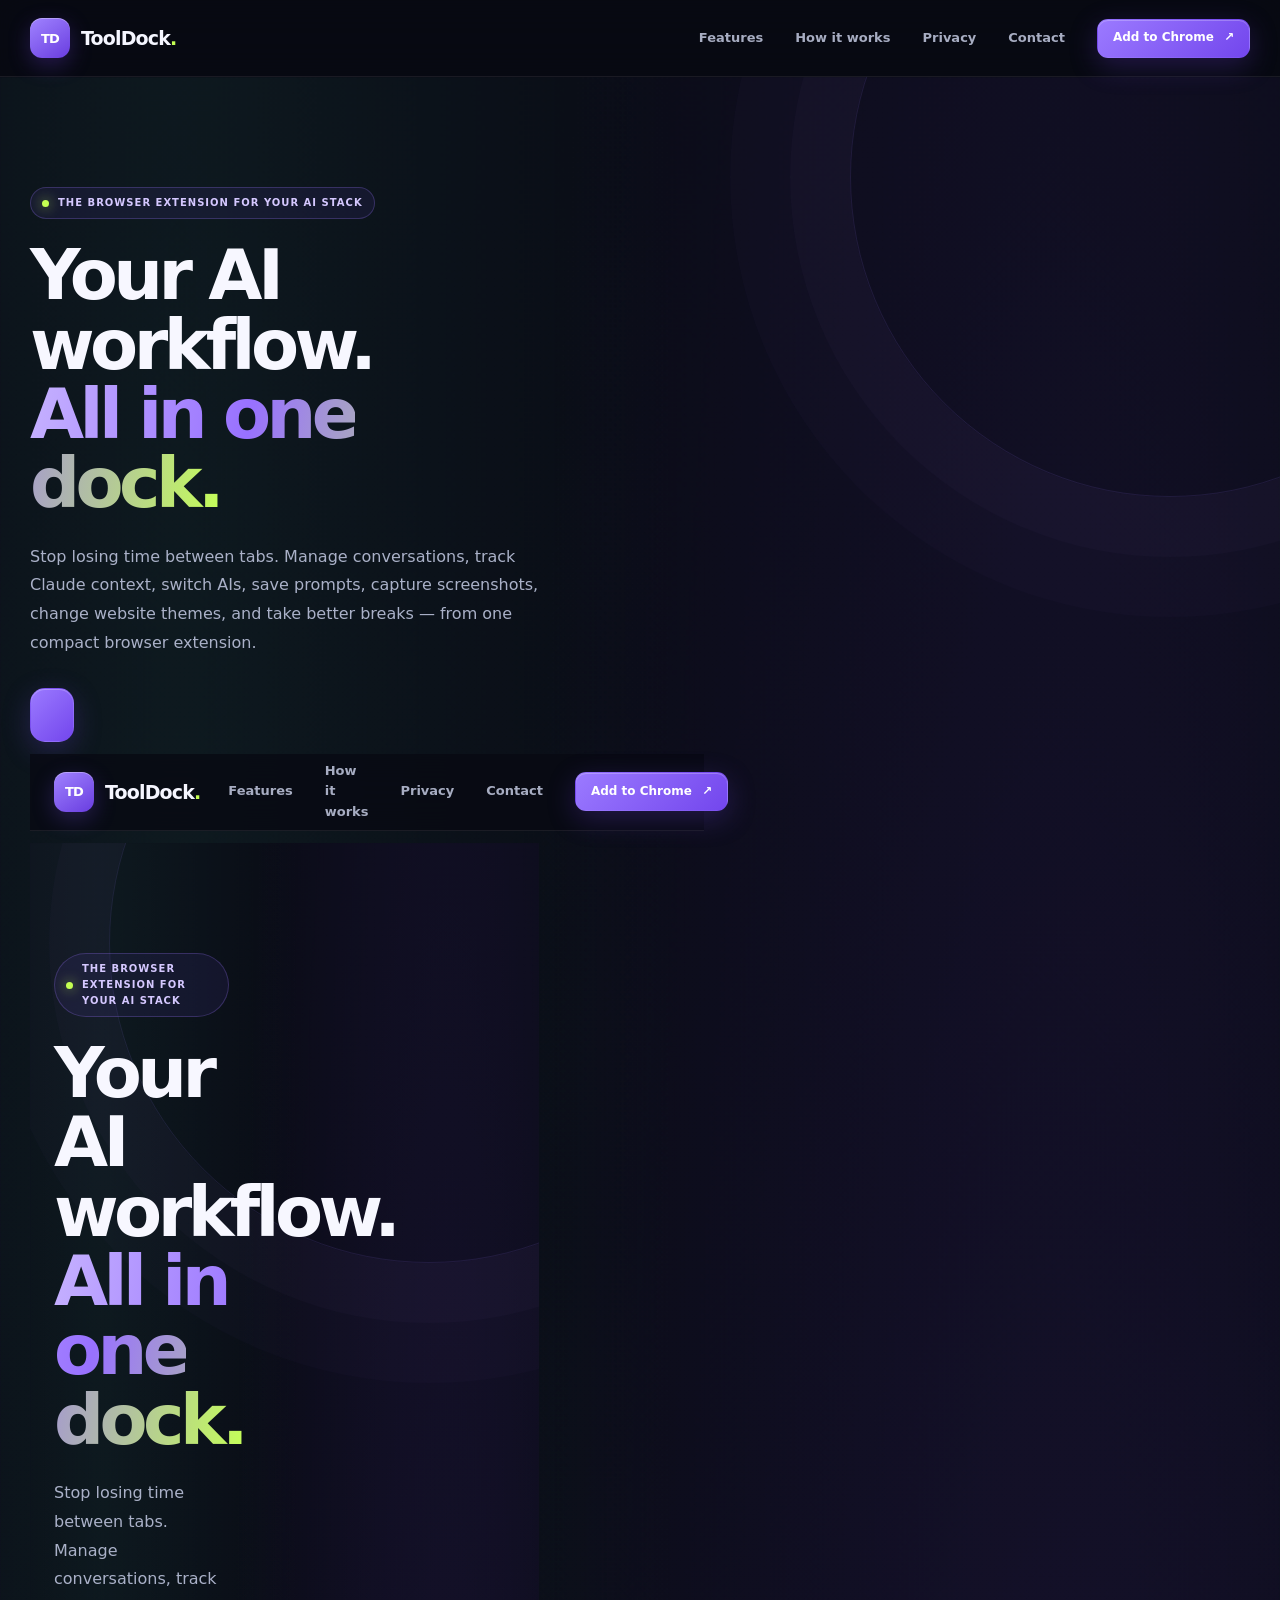
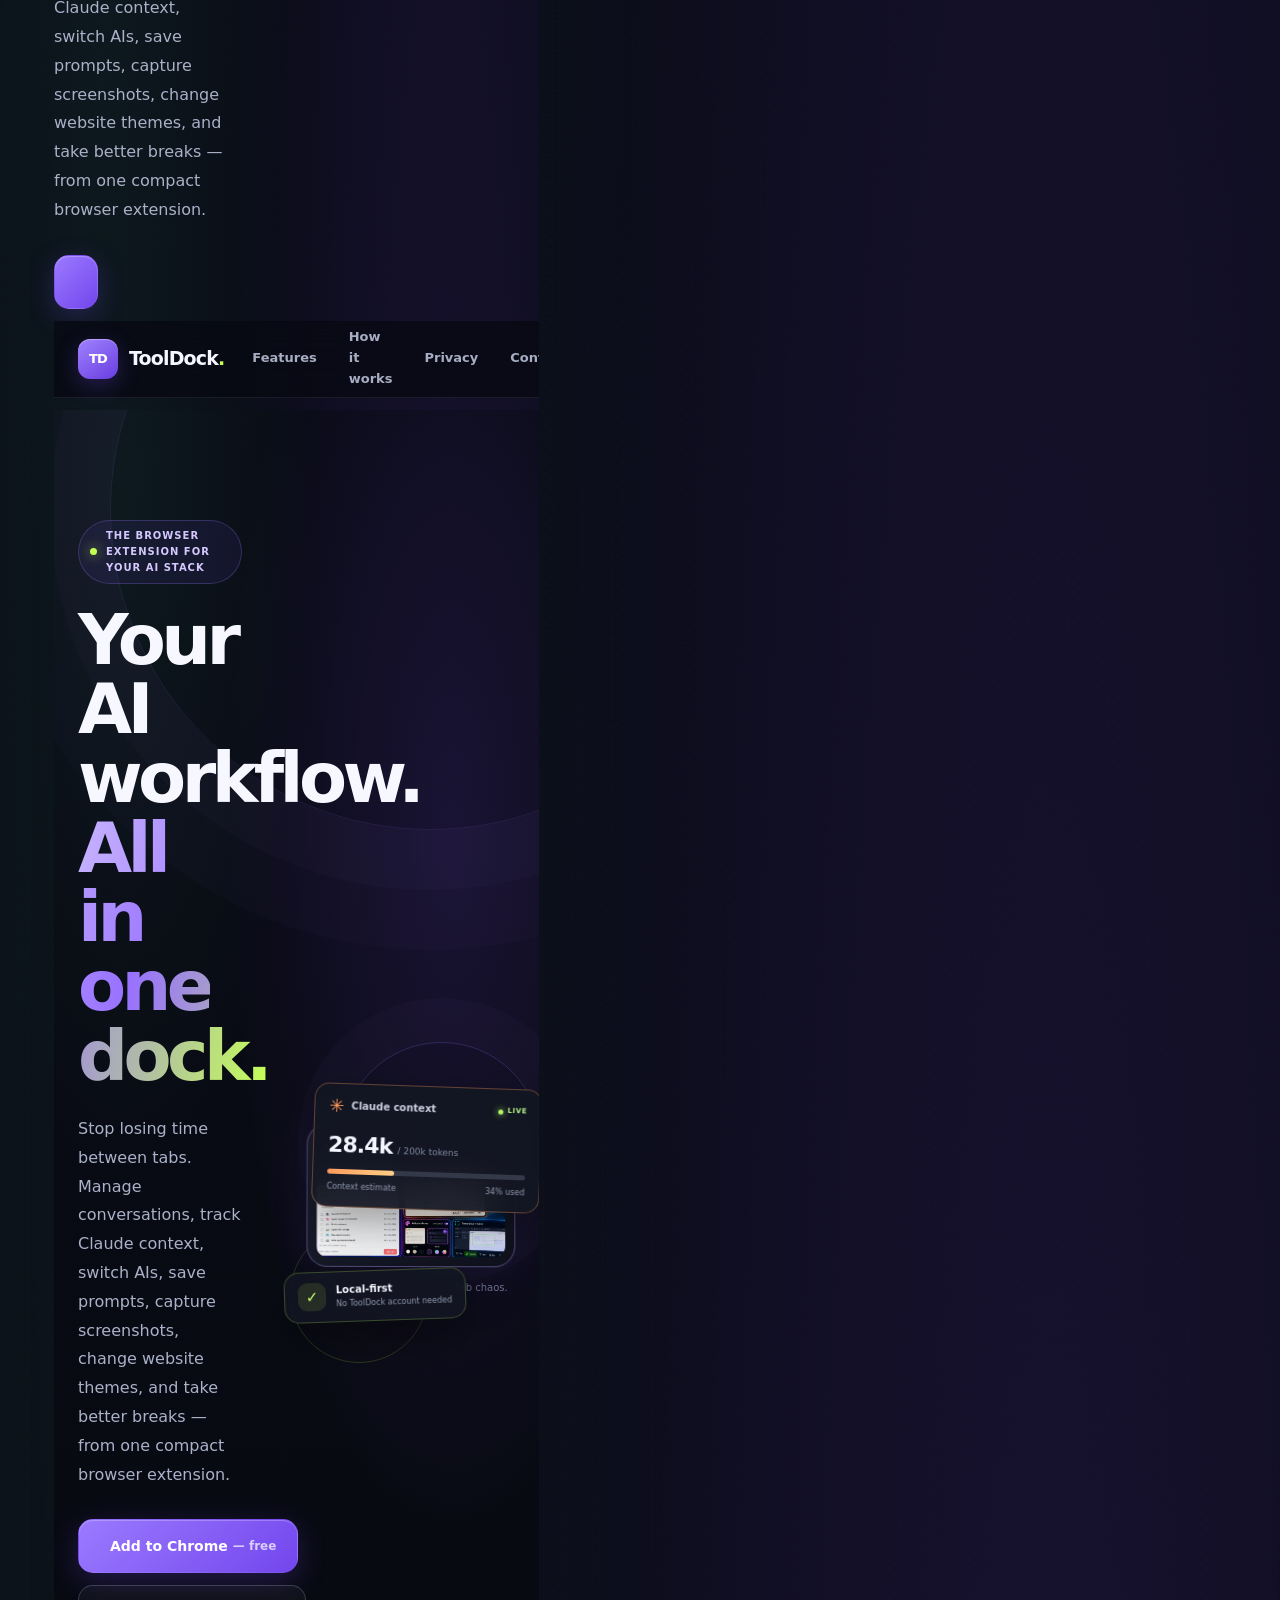
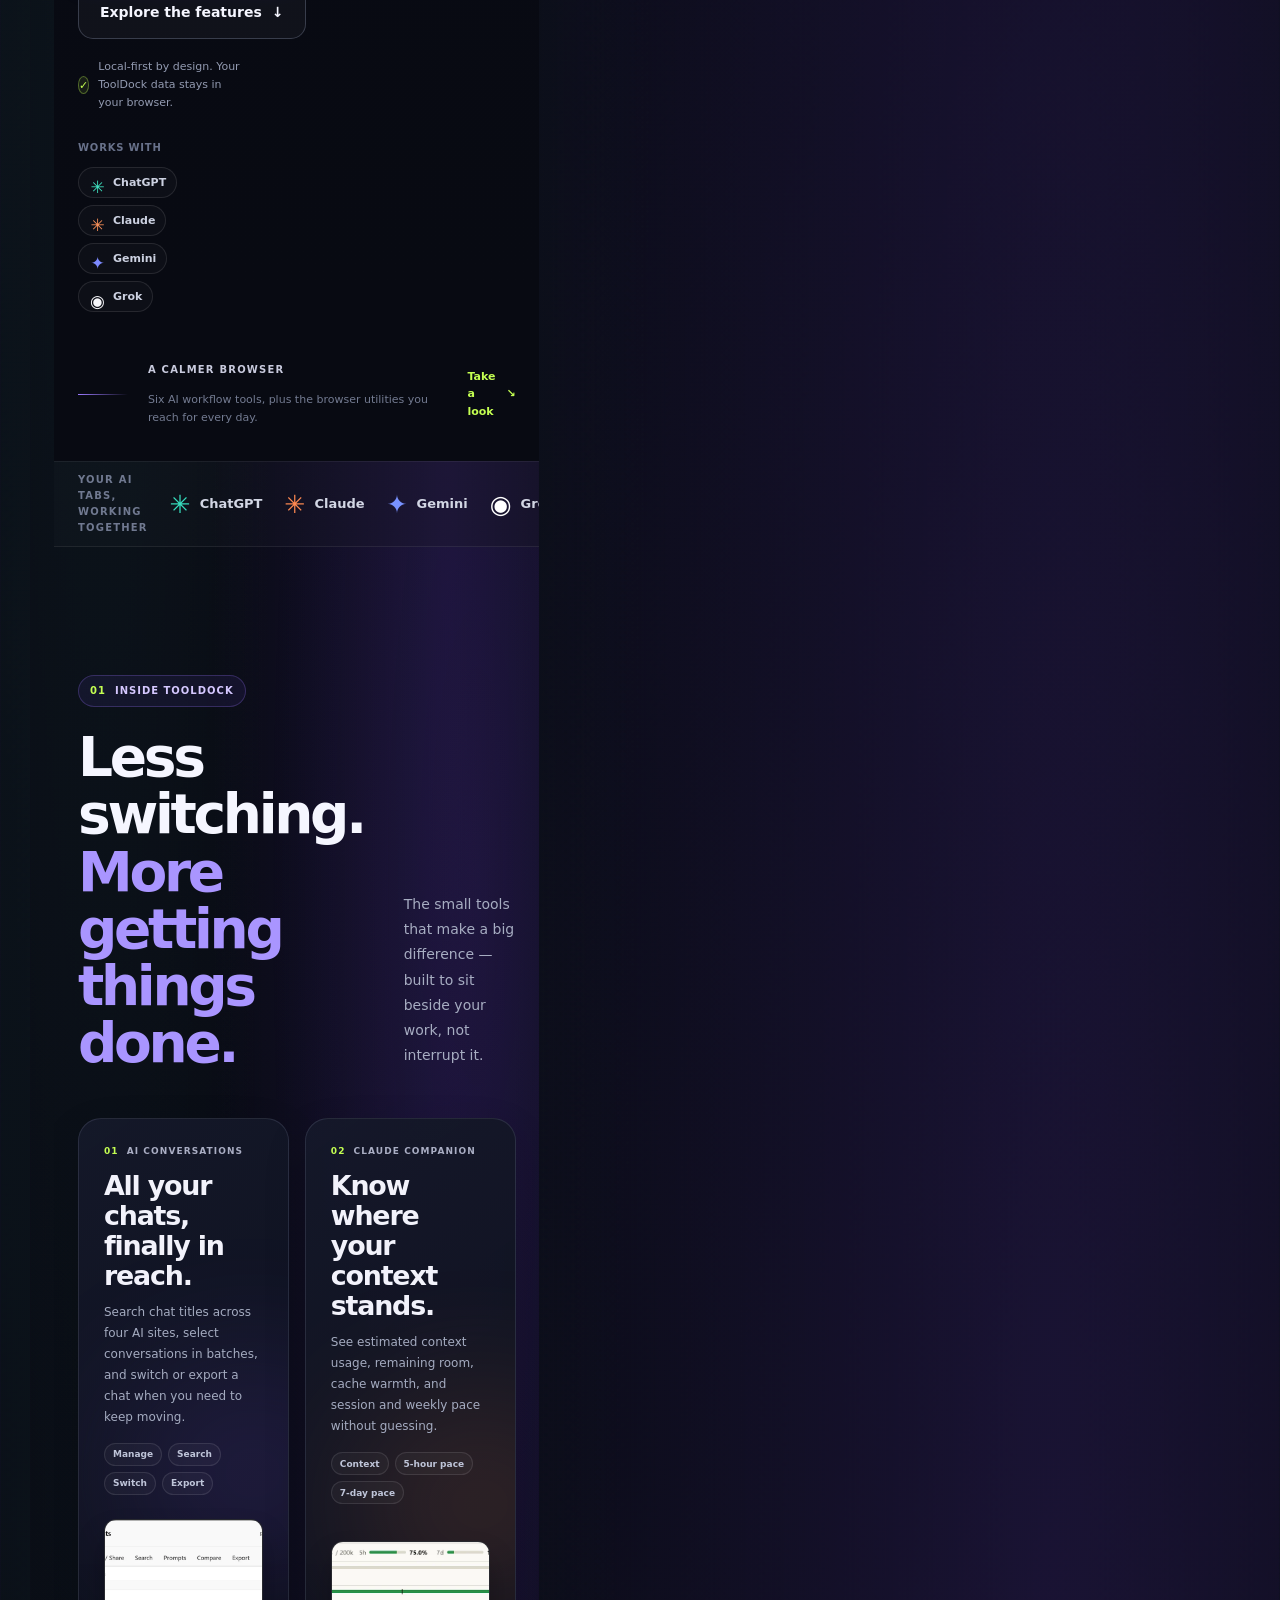
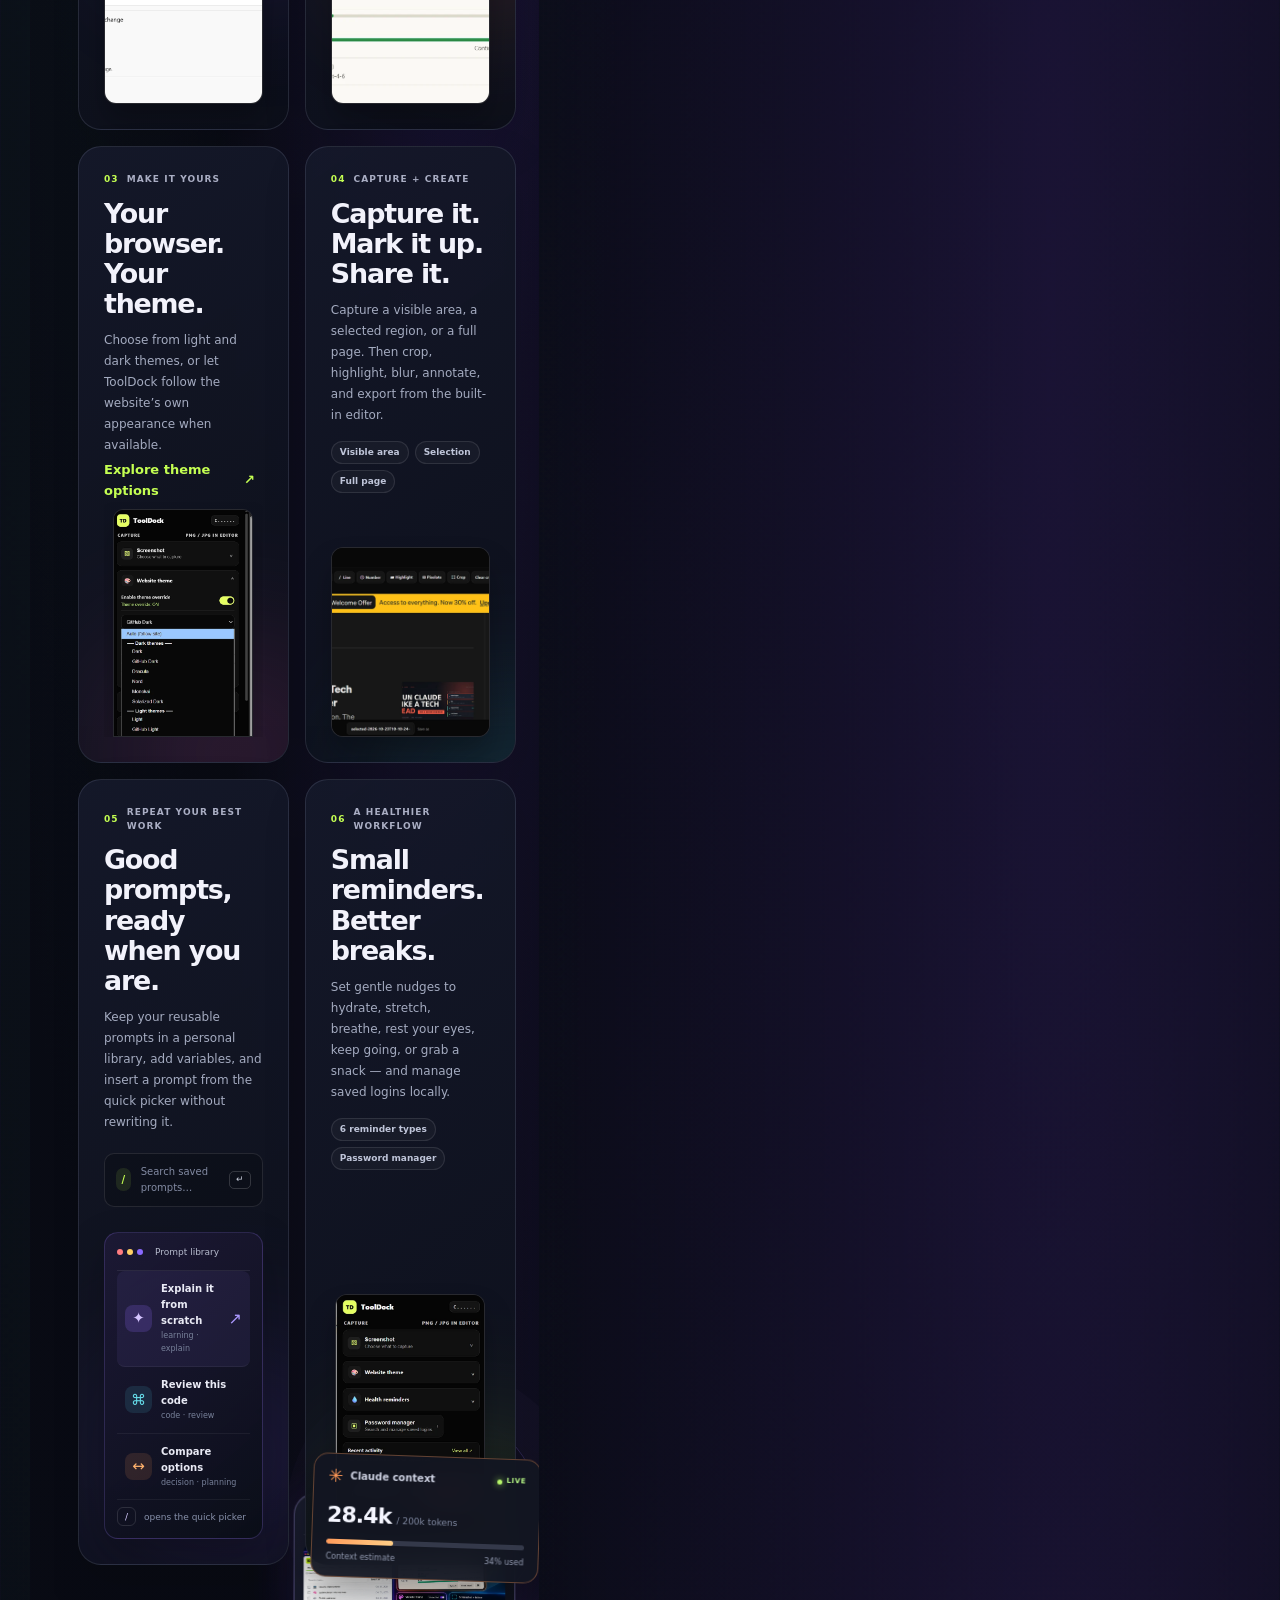
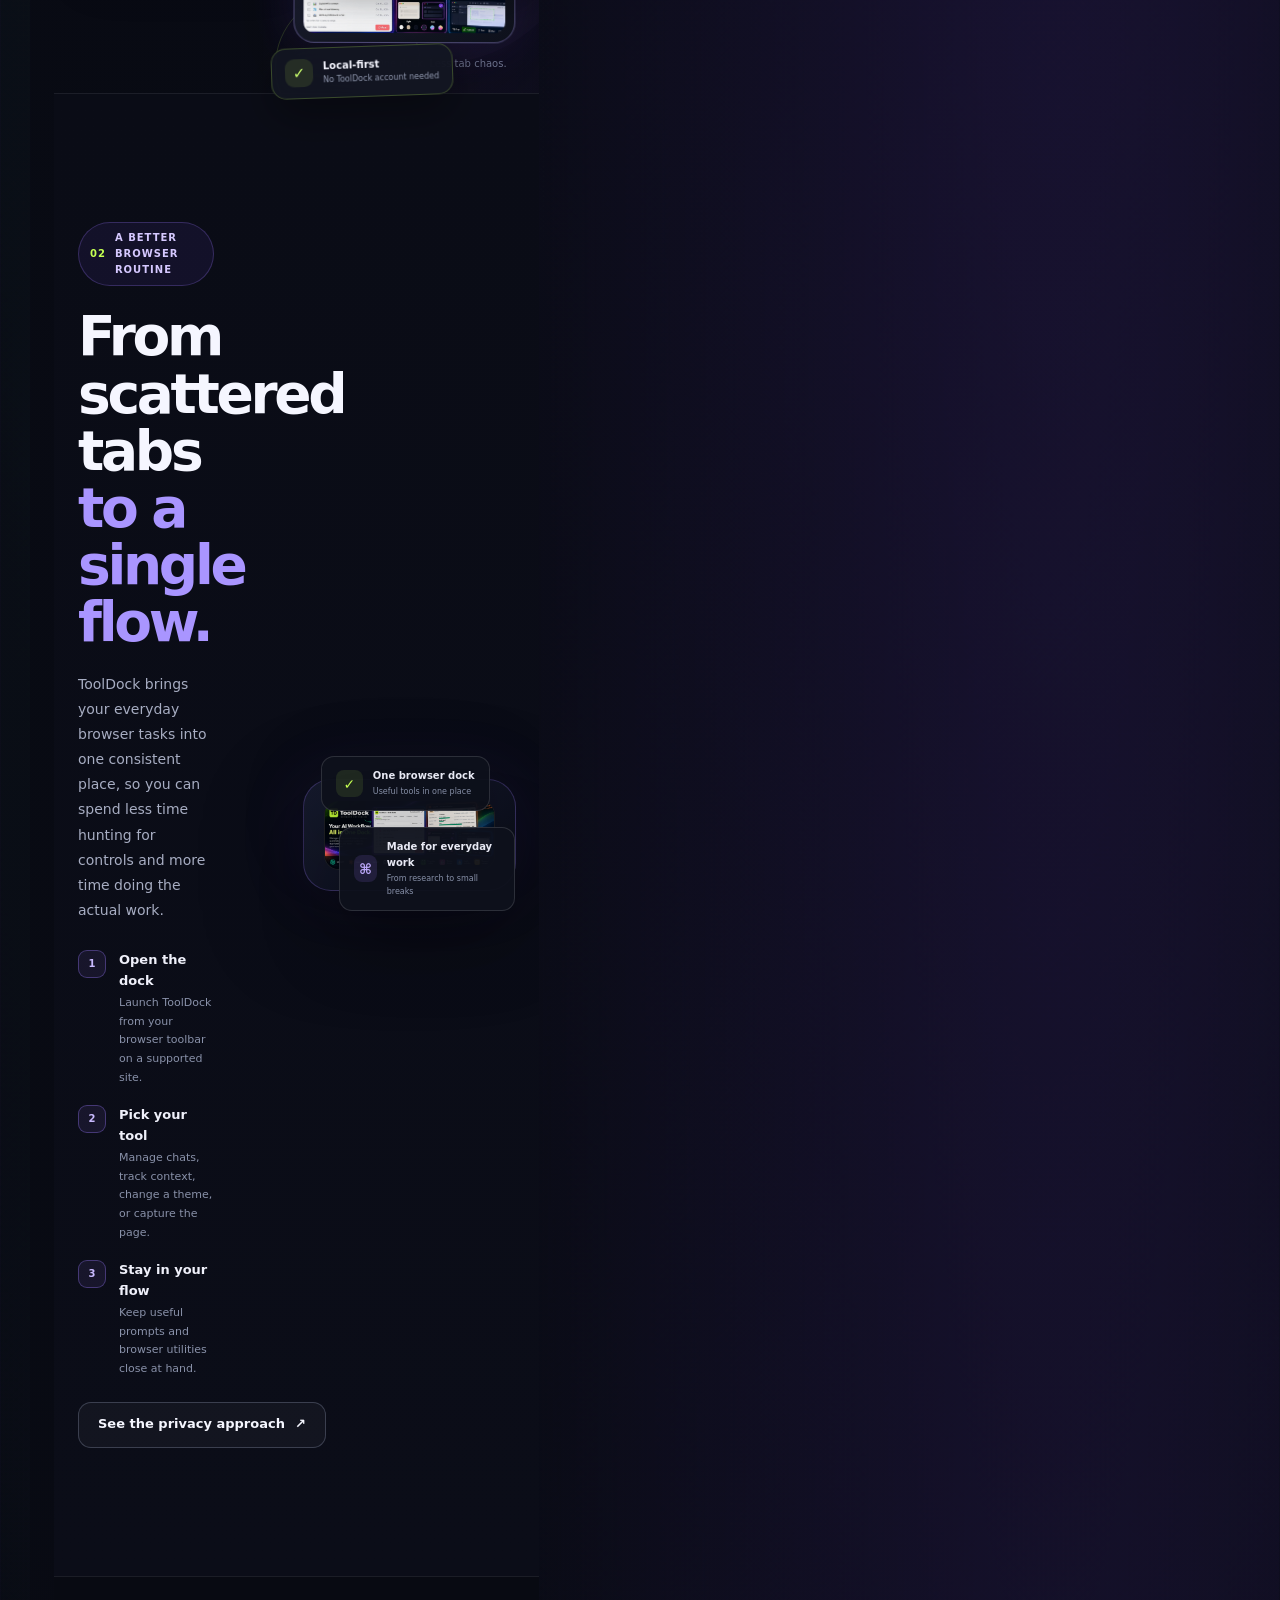
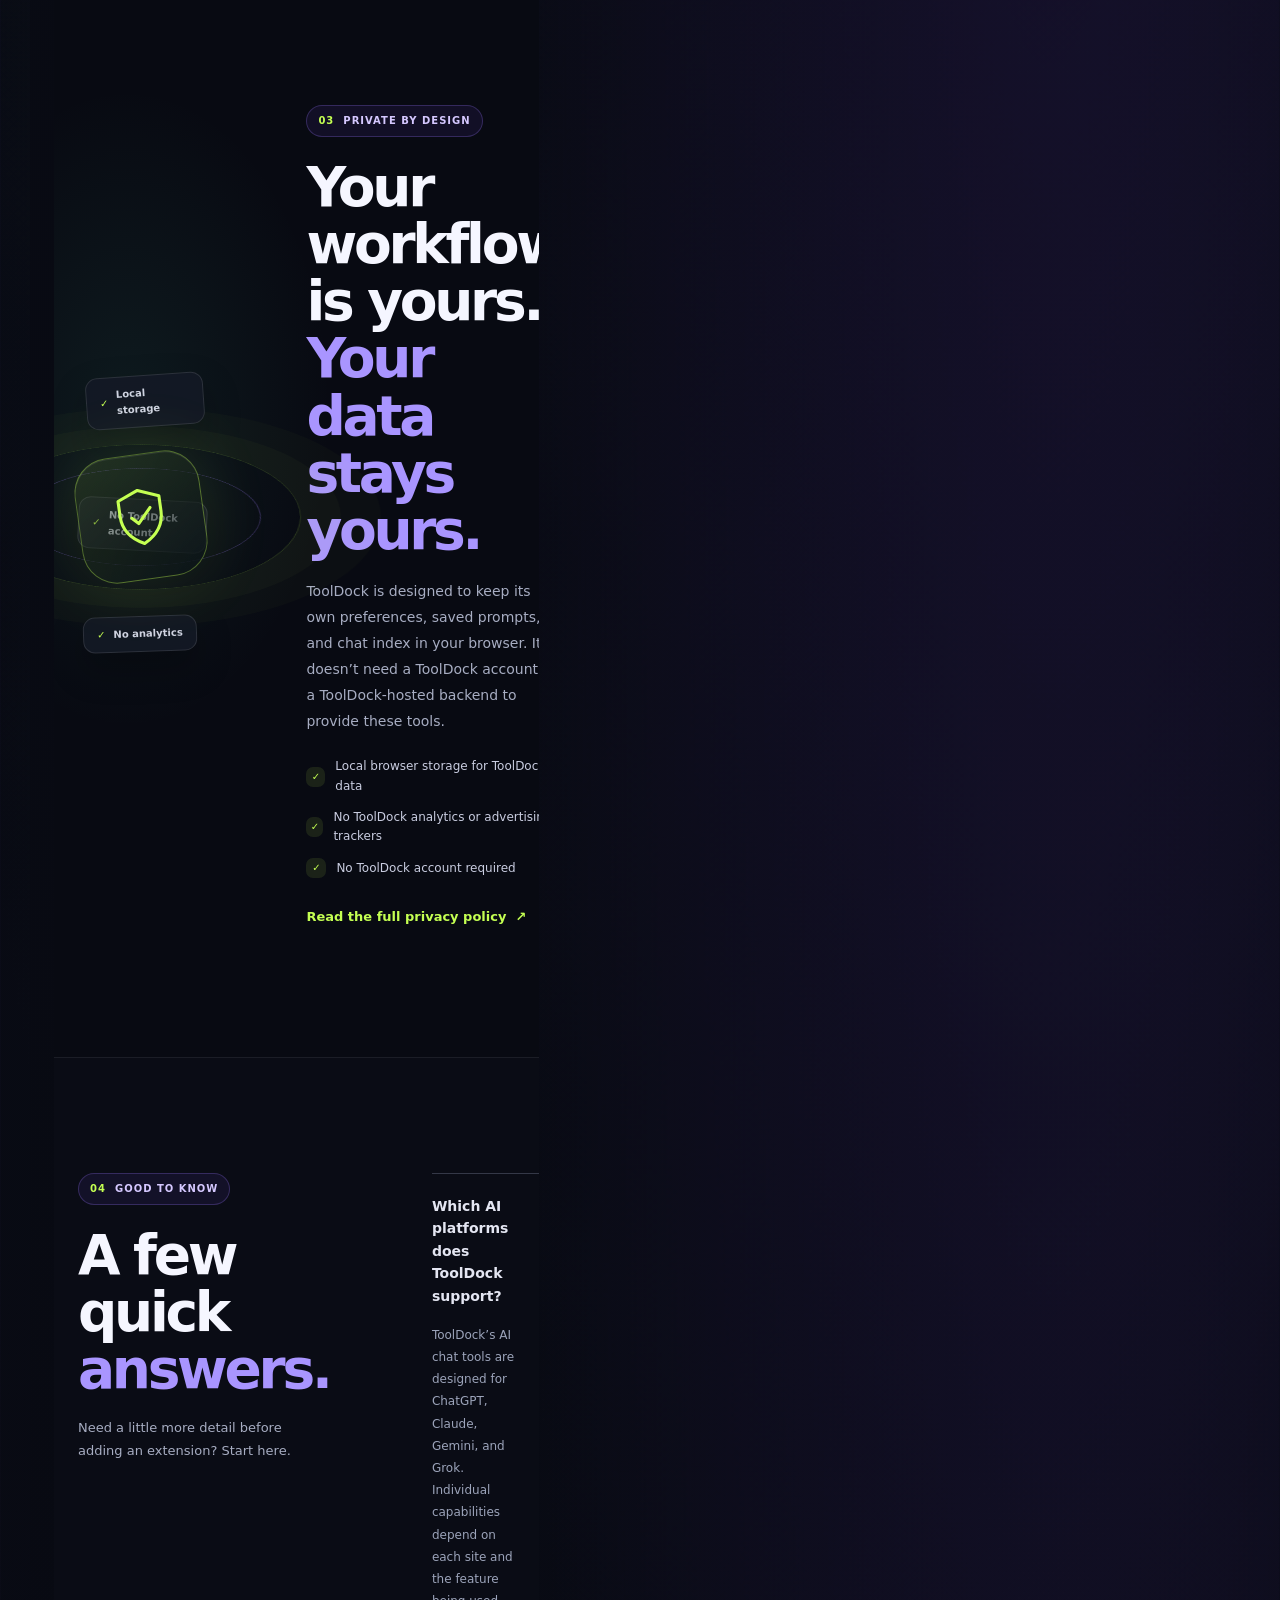
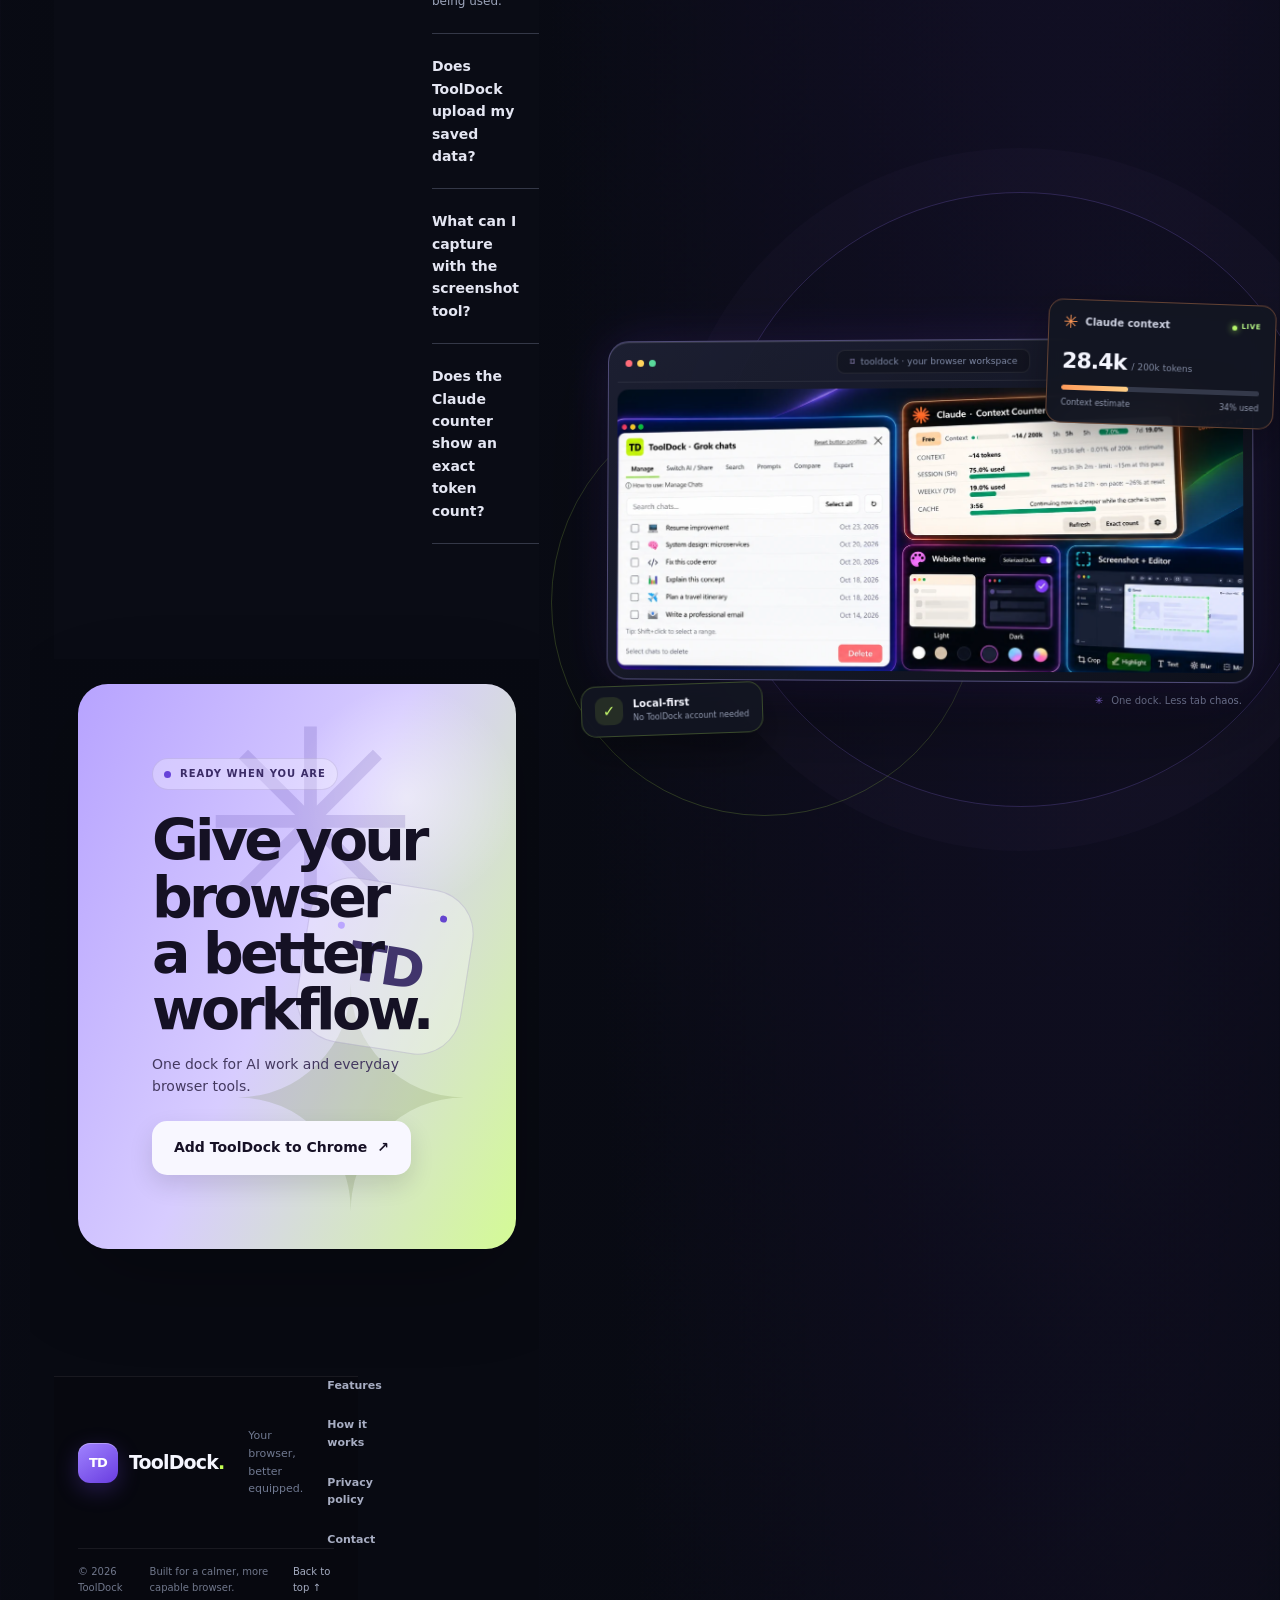
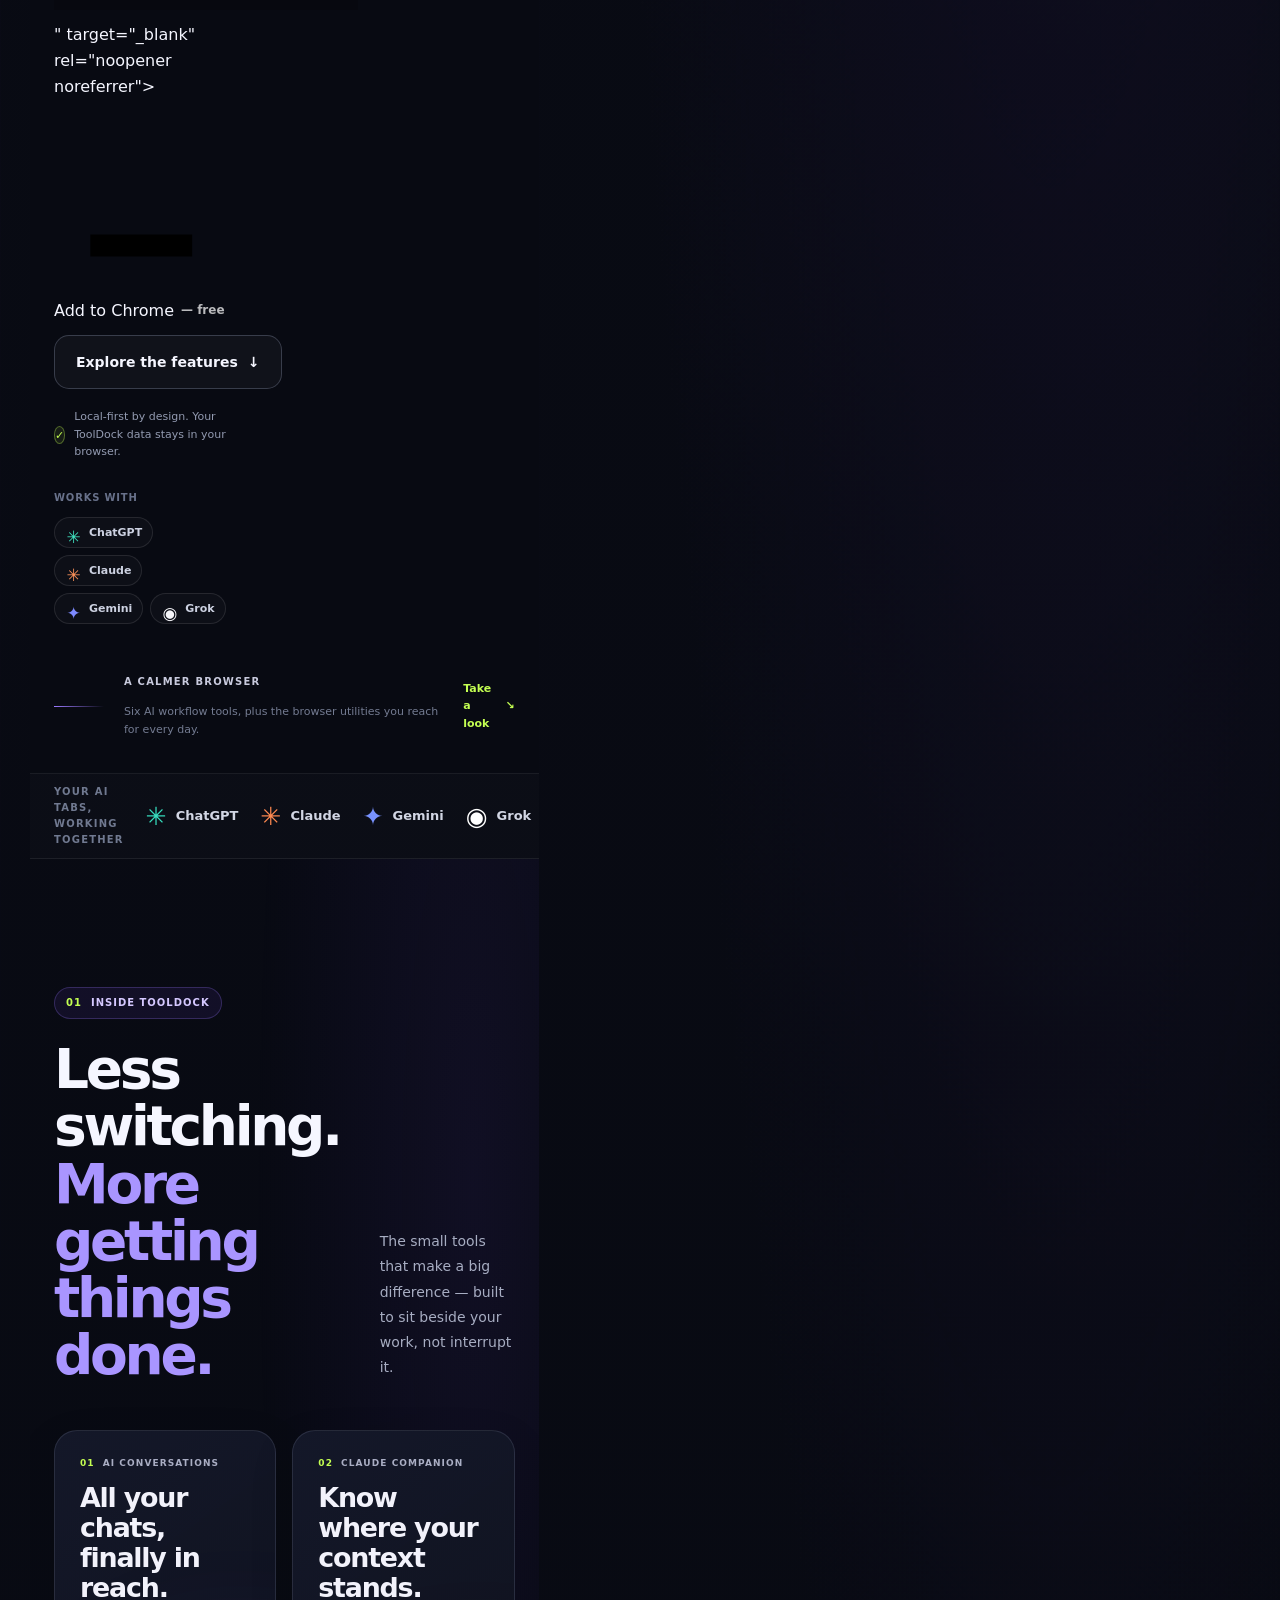
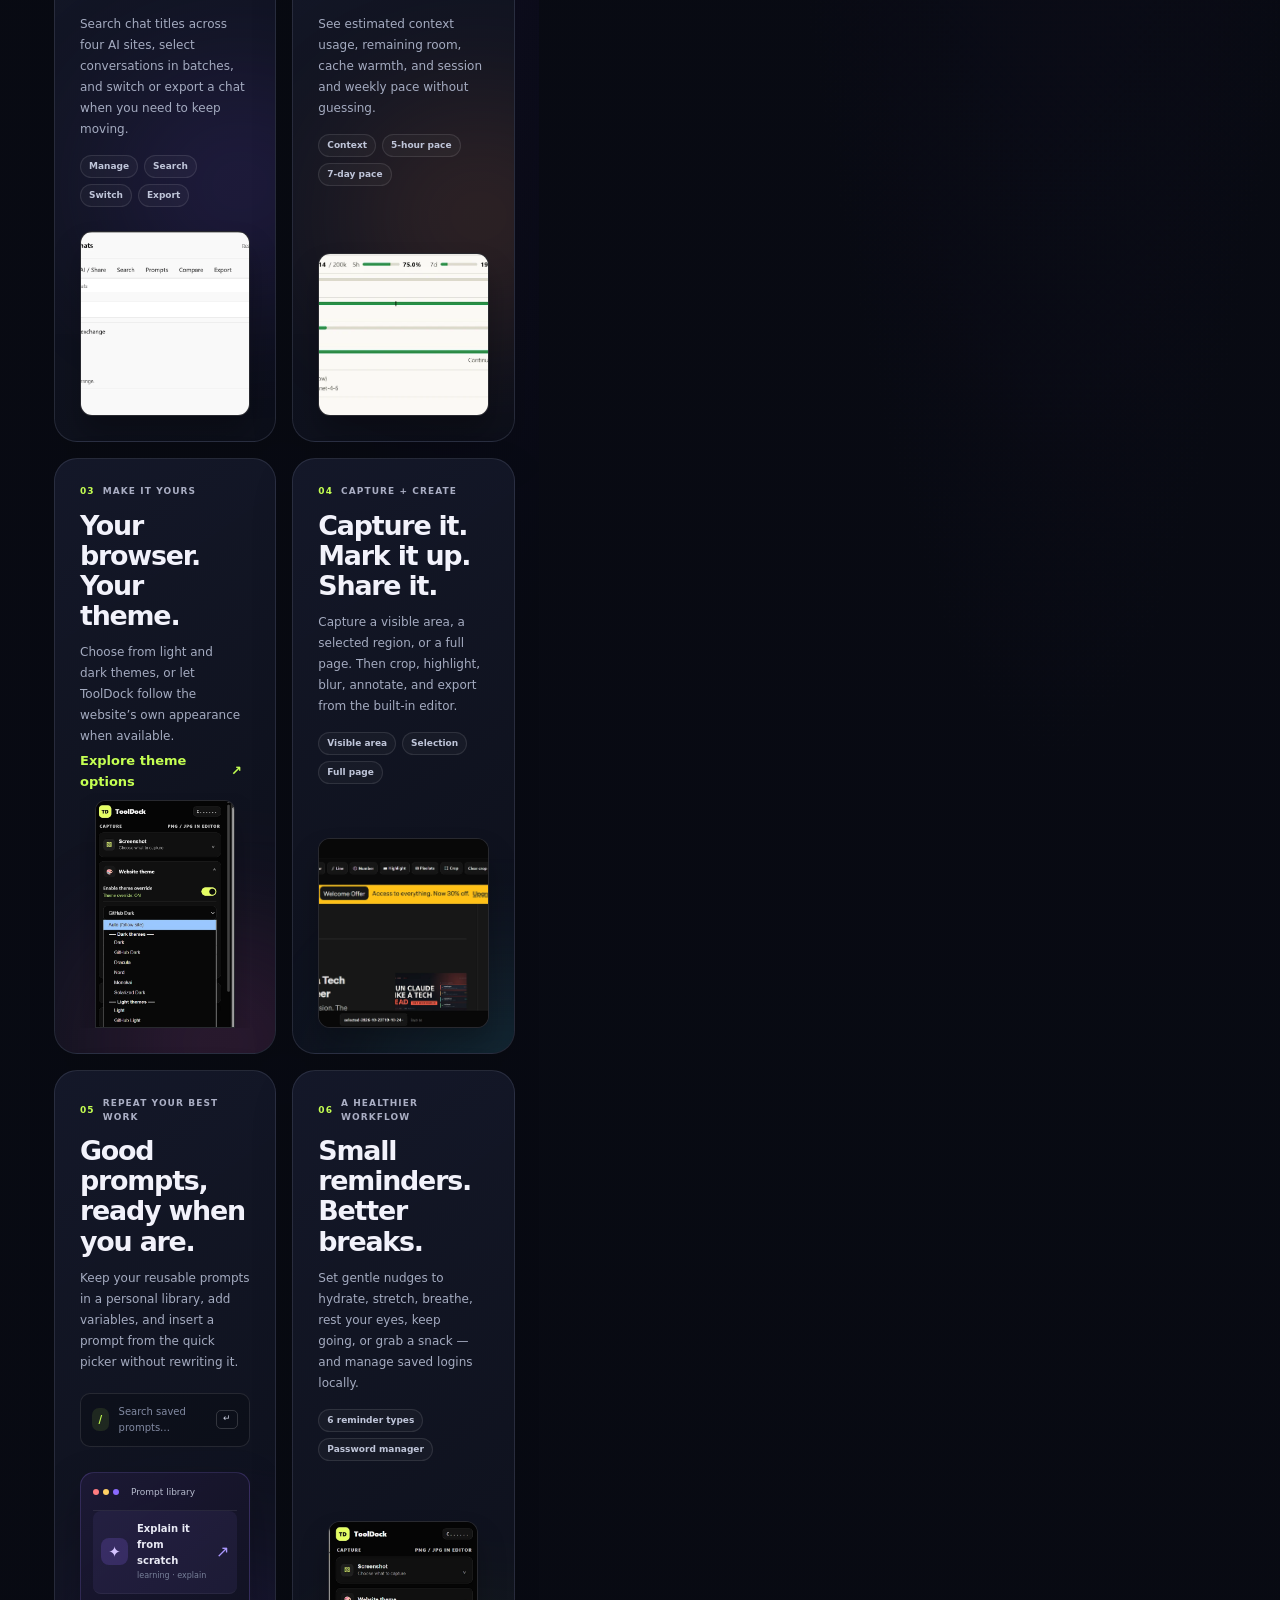
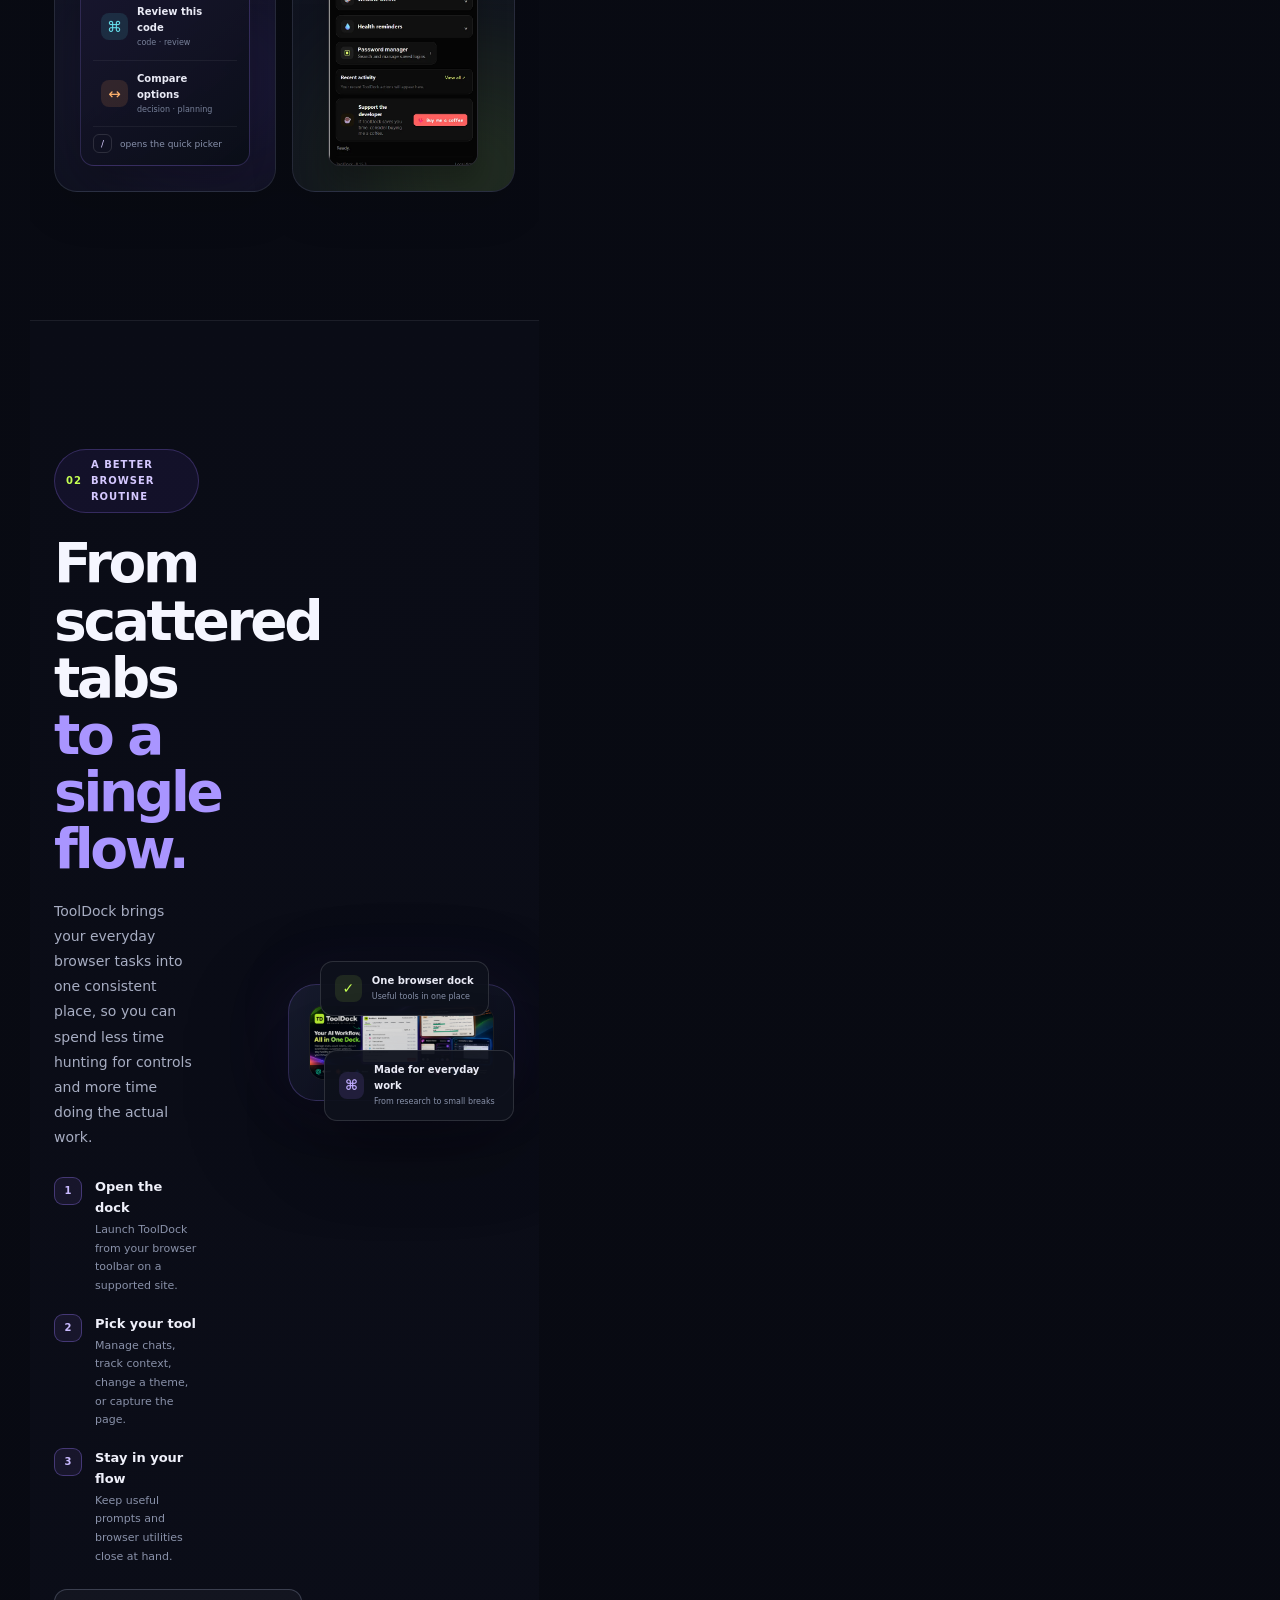
<file: index.html>
<!doctype html>
<html lang="en">
<head>
  <meta charset="utf-8" />
  <meta name="viewport" content="width=device-width, initial-scale=1" />
  <meta name="theme-color" content="#080a12" />
  <title>ToolDock — Your AI workflow, all in one dock</title>
  <meta name="description" content="Manage chats, track Claude context, switch between AI tools, customize websites, capture screenshots, and keep healthy reminders in one privacy-first browser extension." />
  <meta property="og:title" content="ToolDock — Your AI workflow, all in one dock" />
  <meta property="og:description" content="AI chat tools, Claude context tracking, screenshot editing, themes and wellness reminders in one browser extension." />
  <meta property="og:type" content="website" />
  <link rel="icon" href="assets/favicon.svg" type="image/svg+xml" />
  <link rel="stylesheet" href="style.css" />
</head>
<body>
  <a class="skip-link" href="#main">Skip to content</a>

  <header class="site-header" id="top">
    <nav class="nav container" aria-label="Main navigation">
      <a class="brand" href="index.html" aria-label="ToolDock home">
        <span class="brand-mark" aria-hidden="true">TD</span>
        <span class="brand-name">ToolDock<span class="brand-dot">.</span></span>
      </a>

      <div class="nav-links" id="nav-links">
        <a href="#features">Features</a>
        <a href="#how-it-works">How it works</a>
        <a href="#privacy">Privacy</a>
        <a href="mailto:chetanjha222@gmail.com">Contact</a>
        <a class="button button-small button-primary" href="https://chromewebstore.google.com/detail/dgemkojbfnmlcfppenihgmmalocgeopm?utm_source=item-share-cb" target="_blank" rel="noopener noreferrer">Add to Chrome <span aria-hidden="true">↗</span></a>
      </div>

      <button class="menu-toggle" type="button" aria-label="Open navigation menu" aria-expanded="false" aria-controls="mobile-menu">
        <span></span><span></span>
      </button>
    </nav>
    <div class="mobile-menu" id="mobile-menu" hidden>
      <a href="#features">Features</a>
      <a href="#how-it-works">How it works</a>
      <a href="#privacy">Privacy</a>
      <a href="mailto:chetanjha222@gmail.com">Contact</a>
      <a class="button button-primary" href="https://chromewebstore.google.com/detail/dgemkojbfnmlcfppenihgmmalocgeopm?utm_source=item-share-cb" target="_blank" rel="noopener noreferrer">Add to Chrome <span aria-hidden="true">↗</span></a>
    </div>
  </header>

  <main id="main">
    <section class="hero section-wrap" aria-labelledby="hero-title">
      <div class="hero-grid container">
        <div class="hero-copy">
          <div class="eyebrow"><span class="status-dot"></span> The browser extension for your AI stack</div>
          <h1 id="hero-title">Your AI workflow.<br /><span>All in one dock.</span></h1>
          <p class="hero-description">Stop losing time between tabs. Manage conversations, track Claude context, switch AIs, save prompts, capture screenshots, change website themes, and take better breaks — from one compact browser extension.</p>

          <div class="hero-actions">
            <a class="button button-primary button-large" href="<!doctype html>
<html lang="en">
<head>
  <meta charset="utf-8" />
  <meta name="viewport" content="width=device-width, initial-scale=1" />
  <meta name="theme-color" content="#080a12" />
  <title>ToolDock — Your AI workflow, all in one dock</title>
  <meta name="description" content="Manage chats, track Claude context, switch between AI tools, customize websites, capture screenshots, and keep healthy reminders in one privacy-first browser extension." />
  <meta property="og:title" content="ToolDock — Your AI workflow, all in one dock" />
  <meta property="og:description" content="AI chat tools, Claude context tracking, screenshot editing, themes and wellness reminders in one browser extension." />
  <meta property="og:type" content="website" />
  <link rel="icon" href="assets/favicon.svg" type="image/svg+xml" />
  <link rel="stylesheet" href="style.css" />
</head>
<body>
  <a class="skip-link" href="#main">Skip to content</a>

  <header class="site-header" id="top">
    <nav class="nav container" aria-label="Main navigation">
      <a class="brand" href="index.html" aria-label="ToolDock home">
        <span class="brand-mark" aria-hidden="true">TD</span>
        <span class="brand-name">ToolDock<span class="brand-dot">.</span></span>
      </a>

      <div class="nav-links" id="nav-links">
        <a href="#features">Features</a>
        <a href="#how-it-works">How it works</a>
        <a href="#privacy">Privacy</a>
        <a href="mailto:chetanjha222@gmail.com">Contact</a>
        <a class="button button-small button-primary" href="https://chromewebstore.google.com/detail/dgemkojbfnmlcfppenihgmmalocgeopm?utm_source=item-share-cb" target="_blank" rel="noopener noreferrer">Add to Chrome <span aria-hidden="true">↗</span></a>
      </div>

      <button class="menu-toggle" type="button" aria-label="Open navigation menu" aria-expanded="false" aria-controls="mobile-menu">
        <span></span><span></span>
      </button>
    </nav>
    <div class="mobile-menu" id="mobile-menu" hidden>
      <a href="#features">Features</a>
      <a href="#how-it-works">How it works</a>
      <a href="#privacy">Privacy</a>
      <a href="mailto:chetanjha222@gmail.com">Contact</a>
      <a class="button button-primary" href="https://chromewebstore.google.com/detail/dgemkojbfnmlcfppenihgmmalocgeopm?utm_source=item-share-cb" target="_blank" rel="noopener noreferrer">Add to Chrome <span aria-hidden="true">↗</span></a>
    </div>
  </header>

  <main id="main">
    <section class="hero section-wrap" aria-labelledby="hero-title">
      <div class="hero-grid container">
        <div class="hero-copy">
          <div class="eyebrow"><span class="status-dot"></span> The browser extension for your AI stack</div>
          <h1 id="hero-title">Your AI workflow.<br /><span>All in one dock.</span></h1>
          <p class="hero-description">Stop losing time between tabs. Manage conversations, track Claude context, switch AIs, save prompts, capture screenshots, change website themes, and take better breaks — from one compact browser extension.</p>

          <div class="hero-actions">
            <a class="button button-primary button-large" href="<!doctype html>
<html lang="en">
<head>
  <meta charset="utf-8" />
  <meta name="viewport" content="width=device-width, initial-scale=1" />
  <meta name="theme-color" content="#080a12" />
  <title>ToolDock — Your AI workflow, all in one dock</title>
  <meta name="description" content="Manage chats, track Claude context, switch between AI tools, customize websites, capture screenshots, and keep healthy reminders in one privacy-first browser extension." />
  <meta property="og:title" content="ToolDock — Your AI workflow, all in one dock" />
  <meta property="og:description" content="AI chat tools, Claude context tracking, screenshot editing, themes and wellness reminders in one browser extension." />
  <meta property="og:type" content="website" />
  <link rel="icon" href="assets/favicon.svg" type="image/svg+xml" />
  <link rel="stylesheet" href="style.css" />
</head>
<body>
  <a class="skip-link" href="#main">Skip to content</a>

  <header class="site-header" id="top">
    <nav class="nav container" aria-label="Main navigation">
      <a class="brand" href="index.html" aria-label="ToolDock home">
        <span class="brand-mark" aria-hidden="true">TD</span>
        <span class="brand-name">ToolDock<span class="brand-dot">.</span></span>
      </a>

      <div class="nav-links" id="nav-links">
        <a href="#features">Features</a>
        <a href="#how-it-works">How it works</a>
        <a href="#privacy">Privacy</a>
        <a href="mailto:chetanjha222@gmail.com">Contact</a>
        <a class="button button-small button-primary" href="https://chromewebstore.google.com/detail/dgemkojbfnmlcfppenihgmmalocgeopm?utm_source=item-share-cb" target="_blank" rel="noopener noreferrer">Add to Chrome <span aria-hidden="true">↗</span></a>
      </div>

      <button class="menu-toggle" type="button" aria-label="Open navigation menu" aria-expanded="false" aria-controls="mobile-menu">
        <span></span><span></span>
      </button>
    </nav>
    <div class="mobile-menu" id="mobile-menu" hidden>
      <a href="#features">Features</a>
      <a href="#how-it-works">How it works</a>
      <a href="#privacy">Privacy</a>
      <a href="mailto:chetanjha222@gmail.com">Contact</a>
      <a class="button button-primary" href="https://chromewebstore.google.com/detail/dgemkojbfnmlcfppenihgmmalocgeopm?utm_source=item-share-cb" target="_blank" rel="noopener noreferrer">Add to Chrome <span aria-hidden="true">↗</span></a>
    </div>
  </header>

  <main id="main">
    <section class="hero section-wrap" aria-labelledby="hero-title">
      <div class="hero-grid container">
        <div class="hero-copy">
          <div class="eyebrow"><span class="status-dot"></span> The browser extension for your AI stack</div>
          <h1 id="hero-title">Your AI workflow.<br /><span>All in one dock.</span></h1>
          <p class="hero-description">Stop losing time between tabs. Manage conversations, track Claude context, switch AIs, save prompts, capture screenshots, change website themes, and take better breaks — from one compact browser extension.</p>

          <div class="hero-actions">
            <a class="button button-primary button-large" href="https://chrome.google.com/webstore" target="_blank" rel="noopener noreferrer">
              <svg viewBox="0 0 24 24" aria-hidden="true"><path d="M12 3v12m0 0 4-4m-4 4-4-4M5 17v3h14v-3" /></svg>
              Add to Chrome <span class="button-note">— free</span>
            </a>
            <a class="button button-secondary button-large" href="#features">Explore the features <span aria-hidden="true">↓</span></a>
          </div>

          <div class="hero-footnote">
            <span class="privacy-check" aria-hidden="true">✓</span>
            <span>Local-first by design. Your ToolDock data stays in your browser.</span>
          </div>

          <div class="platforms" aria-label="Supported AI platforms">
            <span class="platform-label">Works with</span>
            <span class="platform-pill"><span class="provider-icon provider-chatgpt">✳</span> ChatGPT</span>
            <span class="platform-pill"><span class="provider-icon provider-claude">✳</span> Claude</span>
            <span class="platform-pill"><span class="provider-icon provider-gemini">✦</span> Gemini</span>
            <span class="platform-pill"><span class="provider-icon provider-grok">◉</span> Grok</span>
          </div>
        </div>

        <div class="hero-visual" aria-label="ToolDock feature preview">
          <div class="hero-orbit orbit-one"></div>
          <div class="hero-orbit orbit-two"></div>
          <div class="hero-image-shell">
            <div class="window-toolbar" aria-hidden="true">
              <span class="window-dot dot-red"></span><span class="window-dot dot-yellow"></span><span class="window-dot dot-green"></span>
              <span class="window-address"><span class="address-lock">⌑</span> tooldock · your browser workspace</span>
              <span class="toolbar-more">•••</span>
            </div>
            <img src="assets/hero-product.webp" alt="ToolDock preview showing chat management, Claude token tracking, website themes, and screenshot editing" fetchpriority="high" />
          </div>
          <div class="floating-card counter-float">
            <div class="float-topline"><span class="claude-mini-mark">✳</span><span>Claude context</span><span class="live-label"><i></i> LIVE</span></div>
            <div class="counter-numbers"><strong>28.4k</strong><span>/ 200k tokens</span></div>
            <div class="progress-track"><span style="width:34%"></span></div>
            <div class="float-foot"><span>Context estimate</span><span>34% used</span></div>
          </div>
          <div class="floating-card privacy-float">
            <span class="privacy-float-icon">✓</span><span><strong>Local-first</strong><small>No ToolDock account needed</small></span>
          </div>
          <div class="visual-caption"><span class="caption-sparkle">✳</span> One dock. Less tab chaos.</div>
        </div>
      </div>

      <div class="hero-bottom container">
        <div class="hero-bottom-rule"></div>
        <div class="hero-bottom-copy"><span class="micro-label">A calmer browser</span><span>Six AI workflow tools, plus the browser utilities you reach for every day.</span></div>
        <a href="#features" class="text-link">Take a look <span aria-hidden="true">↘</span></a>
      </div>
    </section>

    <section class="platform-band" aria-label="ToolDock supports four AI platforms">
      <div class="container platform-band-inner">
        <span class="platform-band-label">Your AI tabs, working together</span>
        <span class="platform-wordmark"><span class="brand-symbol symbol-chatgpt">✳</span> ChatGPT</span>
        <span class="platform-wordmark"><span class="brand-symbol symbol-claude">✳</span> Claude</span>
        <span class="platform-wordmark"><span class="brand-symbol symbol-gemini">✦</span> Gemini</span>
        <span class="platform-wordmark"><span class="brand-symbol symbol-grok">◉</span> Grok</span>
      </div>
    </section>

    <section class="features section-wrap" id="features" aria-labelledby="features-title">
      <div class="container">
        <div class="section-heading-row">
          <div>
            <div class="eyebrow"><span class="eyebrow-mark">01</span> Inside ToolDock</div>
            <h2 id="features-title">Less switching.<br /><span>More getting things done.</span></h2>
          </div>
          <p class="section-intro">The small tools that make a big difference — built to sit beside your work, not interrupt it.</p>
        </div>

        <div class="feature-grid">
          <article class="feature-card feature-card-chat">
            <div class="feature-card-copy">
              <div class="feature-kicker"><span class="feature-number">01</span> AI conversations</div>
              <h3>All your chats, finally in reach.</h3>
              <p>Search chat titles across four AI sites, select conversations in batches, and switch or export a chat when you need to keep moving.</p>
              <div class="mini-tag-row"><span>Manage</span><span>Search</span><span>Switch</span><span>Export</span></div>
            </div>
            <div class="feature-image image-manage">
              <img src="assets/manage-chats.webp" alt="ToolDock Manage Chats interface with search, chat list, selection, and delete controls" loading="lazy" />
            </div>
            <span class="card-glow glow-purple" aria-hidden="true"></span>
          </article>

          <article class="feature-card feature-card-counter">
            <div class="feature-card-copy">
              <div class="feature-kicker"><span class="feature-number">02</span> Claude companion</div>
              <h3>Know where your context stands.</h3>
              <p>See estimated context usage, remaining room, cache warmth, and session and weekly pace without guessing.</p>
              <div class="mini-tag-row"><span>Context</span><span>5-hour pace</span><span>7-day pace</span></div>
            </div>
            <div class="feature-image image-counter">
              <img src="assets/claude-token-counter.webp" alt="Claude token counter showing context usage, session and weekly usage, cache duration, and controls" loading="lazy" />
            </div>
            <span class="card-glow glow-orange" aria-hidden="true"></span>
          </article>

          <article class="feature-card feature-card-theme" id="theme-detail">
            <div class="feature-card-copy">
              <div class="feature-kicker"><span class="feature-number">03</span> Make it yours</div>
              <h3>Your browser. Your theme.</h3>
              <p>Choose from light and dark themes, or let ToolDock follow the website’s own appearance when available.</p>
              <a class="inline-link" href="#theme-detail">Explore theme options <span aria-hidden="true">↗</span></a>
            </div>
            <div class="feature-image image-theme">
              <img src="assets/theme-selector.webp" alt="ToolDock theme selector with automatic, dark, and light theme choices" loading="lazy" />
            </div>
            <span class="card-glow glow-pink" aria-hidden="true"></span>
          </article>

          <article class="feature-card feature-card-editor">
            <div class="feature-card-copy">
              <div class="feature-kicker"><span class="feature-number">04</span> Capture + create</div>
              <h3>Capture it. Mark it up. Share it.</h3>
              <p>Capture a visible area, a selected region, or a full page. Then crop, highlight, blur, annotate, and export from the built-in editor.</p>
              <div class="mini-tag-row"><span>Visible area</span><span>Selection</span><span>Full page</span></div>
            </div>
            <div class="feature-image image-editor">
              <img src="assets/screenshot-editor.webp" alt="ToolDock image editor showing annotation, highlight, text, blur, crop, and download tools" loading="lazy" />
            </div>
            <span class="card-glow glow-cyan" aria-hidden="true"></span>
          </article>

          <article class="feature-card feature-card-prompts">
            <div class="feature-card-copy">
              <div class="feature-kicker"><span class="feature-number">05</span> Repeat your best work</div>
              <h3>Good prompts, ready when you are.</h3>
              <p>Keep your reusable prompts in a personal library, add variables, and insert a prompt from the quick picker without rewriting it.</p>
              <div class="prompt-demo"><span class="prompt-slash">/</span><span>Search saved prompts…</span><kbd>↵</kbd></div>
            </div>
            <div class="feature-visual-mock prompt-stack" aria-label="Illustration of saved prompt cards">
              <div class="mock-window-top"><span></span><span></span><span></span><small>Prompt library</small></div>
              <div class="prompt-row active"><span class="prompt-row-icon">✦</span><span><b>Explain it from scratch</b><small>learning · explain</small></span><span class="row-arrow">↗</span></div>
              <div class="prompt-row"><span class="prompt-row-icon prompt-row-blue">⌘</span><span><b>Review this code</b><small>code · review</small></span></div>
              <div class="prompt-row"><span class="prompt-row-icon prompt-row-orange">↔</span><span><b>Compare options</b><small>decision · planning</small></span></div>
              <div class="mock-footer"><span class="mock-key">/</span> opens the quick picker</div>
            </div>
            <span class="card-glow glow-violet" aria-hidden="true"></span>
          </article>

          <article class="feature-card feature-card-wellness">
            <div class="feature-card-copy">
              <div class="feature-kicker"><span class="feature-number">06</span> A healthier workflow</div>
              <h3>Small reminders. Better breaks.</h3>
              <p>Set gentle nudges to hydrate, stretch, breathe, rest your eyes, keep going, or grab a snack — and manage saved logins locally.</p>
              <div class="mini-tag-row"><span>6 reminder types</span><span>Password manager</span></div>
            </div>
            <div class="feature-image image-wellness">
              <img src="assets/extension-panel.webp" alt="ToolDock extension panel with health reminders, website themes, and password manager sections" loading="lazy" />
            </div>
            <span class="card-glow glow-lime" aria-hidden="true"></span>
          </article>
        </div>
      </div>
    </section>

    <section class="workflow-section section-wrap" id="how-it-works" aria-labelledby="workflow-title">
      <div class="container workflow-layout">
        <div class="workflow-copy">
          <div class="eyebrow"><span class="eyebrow-mark">02</span> A better browser routine</div>
          <h2 id="workflow-title">From scattered tabs<br /><span>to a single flow.</span></h2>
          <p>ToolDock brings your everyday browser tasks into one consistent place, so you can spend less time hunting for controls and more time doing the actual work.</p>
          <div class="workflow-steps">
            <div class="workflow-step"><span class="step-index">1</span><div><h3>Open the dock</h3><p>Launch ToolDock from your browser toolbar on a supported site.</p></div></div>
            <div class="workflow-step"><span class="step-index">2</span><div><h3>Pick your tool</h3><p>Manage chats, track context, change a theme, or capture the page.</p></div></div>
            <div class="workflow-step"><span class="step-index">3</span><div><h3>Stay in your flow</h3><p>Keep useful prompts and browser utilities close at hand.</p></div></div>
          </div>
          <a href="#privacy" class="button button-secondary">See the privacy approach <span aria-hidden="true">↗</span></a>
        </div>
        <div class="workflow-visual">
          <div class="workflow-image-frame">
            <img src="assets/feature-marquee.webp" alt="ToolDock all-in-one overview featuring Manage Chats, Claude Context Counter, theme controls, screenshot editor, and supported AI sites" loading="lazy" />
          </div>
          <div class="workflow-note note-top"><span class="note-icon note-icon-green">✓</span><span><strong>One browser dock</strong><small>Useful tools in one place</small></span></div>
          <div class="workflow-note note-bottom"><span class="note-icon note-icon-purple">⌘</span><span><strong>Made for everyday work</strong><small>From research to small breaks</small></span></div>
        </div>
      </div>
    </section>

    <section class="privacy-section section-wrap" id="privacy" aria-labelledby="privacy-title">
      <div class="container privacy-layout">
        <div class="privacy-art" aria-hidden="true">
          <div class="privacy-orbit privacy-orbit-a"></div><div class="privacy-orbit privacy-orbit-b"></div>
          <div class="privacy-shield"><svg viewBox="0 0 64 64" fill="none"><path d="M32 6 52 14v15c0 13-8 23-20 29C20 52 12 42 12 29V14L32 6Z" stroke="currentColor" stroke-width="3" stroke-linejoin="round"/><path d="m23 32 6 6 13-14" stroke="currentColor" stroke-width="3" stroke-linecap="round" stroke-linejoin="round"/></svg></div>
          <div class="privacy-chip chip-a"><span class="chip-check">✓</span> Local storage</div>
          <div class="privacy-chip chip-b"><span class="chip-check">✓</span> No ToolDock account</div>
          <div class="privacy-chip chip-c"><span class="chip-check">✓</span> No analytics</div>
        </div>
        <div class="privacy-copy">
          <div class="eyebrow"><span class="eyebrow-mark">03</span> Private by design</div>
          <h2 id="privacy-title">Your workflow is yours.<br /><span>Your data stays yours.</span></h2>
          <p>ToolDock is designed to keep its own preferences, saved prompts, and chat index in your browser. It doesn’t need a ToolDock account or a ToolDock-hosted backend to provide these tools.</p>
          <ul class="privacy-points">
            <li><span>✓</span> Local browser storage for ToolDock data</li>
            <li><span>✓</span> No ToolDock analytics or advertising trackers</li>
            <li><span>✓</span> No ToolDock account required</li>
          </ul>
          <a class="inline-link" href="privacy.html">Read the full privacy policy <span aria-hidden="true">↗</span></a>
        </div>
      </div>
    </section>

    <section class="faq-section section-wrap" aria-labelledby="faq-title">
      <div class="container faq-layout">
        <div class="faq-heading">
          <div class="eyebrow"><span class="eyebrow-mark">04</span> Good to know</div>
          <h2 id="faq-title">A few quick<br /><span>answers.</span></h2>
          <p>Need a little more detail before adding an extension? Start here.</p>
        </div>
        <div class="faq-list">
          <details class="faq-item" open>
            <summary>Which AI platforms does ToolDock support?<span class="faq-plus" aria-hidden="true"></span></summary>
            <p>ToolDock’s AI chat tools are designed for ChatGPT, Claude, Gemini, and Grok. Individual capabilities depend on each site and the feature being used.</p>
          </details>
          <details class="faq-item">
            <summary>Does ToolDock upload my saved data?<span class="faq-plus" aria-hidden="true"></span></summary>
            <p>ToolDock’s own saved prompts, preferences, and chat index are stored locally in your browser. When you interact with an AI provider, that provider’s normal privacy terms still apply.</p>
          </details>
          <details class="faq-item">
            <summary>What can I capture with the screenshot tool?<span class="faq-plus" aria-hidden="true"></span></summary>
            <p>Capture the visible area, choose a region, or capture a full page; then use the editor tools to annotate, highlight, blur, crop, and export your image.</p>
          </details>
          <details class="faq-item">
            <summary>Does the Claude counter show an exact token count?<span class="faq-plus" aria-hidden="true"></span></summary>
            <p>The counter provides context and usage estimates with cache and pacing information. Token and remaining-context figures should be understood as estimates unless the interface explicitly labels them as exact.</p>
          </details>
        </div>
      </div>
    </section>

    <section class="closing-cta container" aria-labelledby="closing-title">
      <div class="closing-card">
        <div class="closing-spark closing-spark-one" aria-hidden="true">✳</div><div class="closing-spark closing-spark-two" aria-hidden="true">✦</div>
        <div class="closing-copy">
          <div class="eyebrow eyebrow-dark"><span class="status-dot"></span> Ready when you are</div>
          <h2 id="closing-title">Give your browser<br />a better workflow.</h2>
          <p>One dock for AI work and everyday browser tools.</p>
          <a class="button button-light button-large" href="https://chromewebstore.google.com/detail/dgemkojbfnmlcfppenihgmmalocgeopm?utm_source=item-share-cb" target="_blank" rel="noopener noreferrer">Add ToolDock to Chrome <span aria-hidden="true">↗</span></a>
        </div>
        <div class="closing-mark" aria-hidden="true"><span>TD</span><i></i><i></i><i></i></div>
      </div>
    </section>
  </main>

  <footer class="site-footer">
    <div class="container footer-main">
      <a class="brand" href="index.html" aria-label="ToolDock home"><span class="brand-mark" aria-hidden="true">TD</span><span class="brand-name">ToolDock<span class="brand-dot">.</span></span></a>
      <p class="footer-tagline">Your browser, better equipped.</p>
      <nav class="footer-nav" aria-label="Footer navigation"><a href="#features">Features</a><a href="#how-it-works">How it works</a><a href="privacy.html">Privacy policy</a><a href="mailto:chetanjha222@gmail.com">Contact</a></nav>
    </div>
    <div class="container footer-bottom"><span>© <span id="year"></span> ToolDock</span><span>Built for a calmer, more capable browser.</span><a href="#top">Back to top ↑</a></div>
  </footer>

  <script src="main.js"></script>
</body>
</html>
" target="_blank" rel="noopener noreferrer">
              <svg viewBox="0 0 24 24" aria-hidden="true"><path d="M12 3v12m0 0 4-4m-4 4-4-4M5 17v3h14v-3" /></svg>
              Add to Chrome <span class="button-note">— free</span>
            </a>
            <a class="button button-secondary button-large" href="#features">Explore the features <span aria-hidden="true">↓</span></a>
          </div>

          <div class="hero-footnote">
            <span class="privacy-check" aria-hidden="true">✓</span>
            <span>Local-first by design. Your ToolDock data stays in your browser.</span>
          </div>

          <div class="platforms" aria-label="Supported AI platforms">
            <span class="platform-label">Works with</span>
            <span class="platform-pill"><span class="provider-icon provider-chatgpt">✳</span> ChatGPT</span>
            <span class="platform-pill"><span class="provider-icon provider-claude">✳</span> Claude</span>
            <span class="platform-pill"><span class="provider-icon provider-gemini">✦</span> Gemini</span>
            <span class="platform-pill"><span class="provider-icon provider-grok">◉</span> Grok</span>
          </div>
        </div>

        <div class="hero-visual" aria-label="ToolDock feature preview">
          <div class="hero-orbit orbit-one"></div>
          <div class="hero-orbit orbit-two"></div>
          <div class="hero-image-shell">
            <div class="window-toolbar" aria-hidden="true">
              <span class="window-dot dot-red"></span><span class="window-dot dot-yellow"></span><span class="window-dot dot-green"></span>
              <span class="window-address"><span class="address-lock">⌑</span> tooldock · your browser workspace</span>
              <span class="toolbar-more">•••</span>
            </div>
            <img src="assets/hero-product.webp" alt="ToolDock preview showing chat management, Claude token tracking, website themes, and screenshot editing" fetchpriority="high" />
          </div>
          <div class="floating-card counter-float">
            <div class="float-topline"><span class="claude-mini-mark">✳</span><span>Claude context</span><span class="live-label"><i></i> LIVE</span></div>
            <div class="counter-numbers"><strong>28.4k</strong><span>/ 200k tokens</span></div>
            <div class="progress-track"><span style="width:34%"></span></div>
            <div class="float-foot"><span>Context estimate</span><span>34% used</span></div>
          </div>
          <div class="floating-card privacy-float">
            <span class="privacy-float-icon">✓</span><span><strong>Local-first</strong><small>No ToolDock account needed</small></span>
          </div>
          <div class="visual-caption"><span class="caption-sparkle">✳</span> One dock. Less tab chaos.</div>
        </div>
      </div>

      <div class="hero-bottom container">
        <div class="hero-bottom-rule"></div>
        <div class="hero-bottom-copy"><span class="micro-label">A calmer browser</span><span>Six AI workflow tools, plus the browser utilities you reach for every day.</span></div>
        <a href="#features" class="text-link">Take a look <span aria-hidden="true">↘</span></a>
      </div>
    </section>

    <section class="platform-band" aria-label="ToolDock supports four AI platforms">
      <div class="container platform-band-inner">
        <span class="platform-band-label">Your AI tabs, working together</span>
        <span class="platform-wordmark"><span class="brand-symbol symbol-chatgpt">✳</span> ChatGPT</span>
        <span class="platform-wordmark"><span class="brand-symbol symbol-claude">✳</span> Claude</span>
        <span class="platform-wordmark"><span class="brand-symbol symbol-gemini">✦</span> Gemini</span>
        <span class="platform-wordmark"><span class="brand-symbol symbol-grok">◉</span> Grok</span>
      </div>
    </section>

    <section class="features section-wrap" id="features" aria-labelledby="features-title">
      <div class="container">
        <div class="section-heading-row">
          <div>
            <div class="eyebrow"><span class="eyebrow-mark">01</span> Inside ToolDock</div>
            <h2 id="features-title">Less switching.<br /><span>More getting things done.</span></h2>
          </div>
          <p class="section-intro">The small tools that make a big difference — built to sit beside your work, not interrupt it.</p>
        </div>

        <div class="feature-grid">
          <article class="feature-card feature-card-chat">
            <div class="feature-card-copy">
              <div class="feature-kicker"><span class="feature-number">01</span> AI conversations</div>
              <h3>All your chats, finally in reach.</h3>
              <p>Search chat titles across four AI sites, select conversations in batches, and switch or export a chat when you need to keep moving.</p>
              <div class="mini-tag-row"><span>Manage</span><span>Search</span><span>Switch</span><span>Export</span></div>
            </div>
            <div class="feature-image image-manage">
              <img src="assets/manage-chats.webp" alt="ToolDock Manage Chats interface with search, chat list, selection, and delete controls" loading="lazy" />
            </div>
            <span class="card-glow glow-purple" aria-hidden="true"></span>
          </article>

          <article class="feature-card feature-card-counter">
            <div class="feature-card-copy">
              <div class="feature-kicker"><span class="feature-number">02</span> Claude companion</div>
              <h3>Know where your context stands.</h3>
              <p>See estimated context usage, remaining room, cache warmth, and session and weekly pace without guessing.</p>
              <div class="mini-tag-row"><span>Context</span><span>5-hour pace</span><span>7-day pace</span></div>
            </div>
            <div class="feature-image image-counter">
              <img src="assets/claude-token-counter.webp" alt="Claude token counter showing context usage, session and weekly usage, cache duration, and controls" loading="lazy" />
            </div>
            <span class="card-glow glow-orange" aria-hidden="true"></span>
          </article>

          <article class="feature-card feature-card-theme" id="theme-detail">
            <div class="feature-card-copy">
              <div class="feature-kicker"><span class="feature-number">03</span> Make it yours</div>
              <h3>Your browser. Your theme.</h3>
              <p>Choose from light and dark themes, or let ToolDock follow the website’s own appearance when available.</p>
              <a class="inline-link" href="#theme-detail">Explore theme options <span aria-hidden="true">↗</span></a>
            </div>
            <div class="feature-image image-theme">
              <img src="assets/theme-selector.webp" alt="ToolDock theme selector with automatic, dark, and light theme choices" loading="lazy" />
            </div>
            <span class="card-glow glow-pink" aria-hidden="true"></span>
          </article>

          <article class="feature-card feature-card-editor">
            <div class="feature-card-copy">
              <div class="feature-kicker"><span class="feature-number">04</span> Capture + create</div>
              <h3>Capture it. Mark it up. Share it.</h3>
              <p>Capture a visible area, a selected region, or a full page. Then crop, highlight, blur, annotate, and export from the built-in editor.</p>
              <div class="mini-tag-row"><span>Visible area</span><span>Selection</span><span>Full page</span></div>
            </div>
            <div class="feature-image image-editor">
              <img src="assets/screenshot-editor.webp" alt="ToolDock image editor showing annotation, highlight, text, blur, crop, and download tools" loading="lazy" />
            </div>
            <span class="card-glow glow-cyan" aria-hidden="true"></span>
          </article>

          <article class="feature-card feature-card-prompts">
            <div class="feature-card-copy">
              <div class="feature-kicker"><span class="feature-number">05</span> Repeat your best work</div>
              <h3>Good prompts, ready when you are.</h3>
              <p>Keep your reusable prompts in a personal library, add variables, and insert a prompt from the quick picker without rewriting it.</p>
              <div class="prompt-demo"><span class="prompt-slash">/</span><span>Search saved prompts…</span><kbd>↵</kbd></div>
            </div>
            <div class="feature-visual-mock prompt-stack" aria-label="Illustration of saved prompt cards">
              <div class="mock-window-top"><span></span><span></span><span></span><small>Prompt library</small></div>
              <div class="prompt-row active"><span class="prompt-row-icon">✦</span><span><b>Explain it from scratch</b><small>learning · explain</small></span><span class="row-arrow">↗</span></div>
              <div class="prompt-row"><span class="prompt-row-icon prompt-row-blue">⌘</span><span><b>Review this code</b><small>code · review</small></span></div>
              <div class="prompt-row"><span class="prompt-row-icon prompt-row-orange">↔</span><span><b>Compare options</b><small>decision · planning</small></span></div>
              <div class="mock-footer"><span class="mock-key">/</span> opens the quick picker</div>
            </div>
            <span class="card-glow glow-violet" aria-hidden="true"></span>
          </article>

          <article class="feature-card feature-card-wellness">
            <div class="feature-card-copy">
              <div class="feature-kicker"><span class="feature-number">06</span> A healthier workflow</div>
              <h3>Small reminders. Better breaks.</h3>
              <p>Set gentle nudges to hydrate, stretch, breathe, rest your eyes, keep going, or grab a snack — and manage saved logins locally.</p>
              <div class="mini-tag-row"><span>6 reminder types</span><span>Password manager</span></div>
            </div>
            <div class="feature-image image-wellness">
              <img src="assets/extension-panel.webp" alt="ToolDock extension panel with health reminders, website themes, and password manager sections" loading="lazy" />
            </div>
            <span class="card-glow glow-lime" aria-hidden="true"></span>
          </article>
        </div>
      </div>
    </section>

    <section class="workflow-section section-wrap" id="how-it-works" aria-labelledby="workflow-title">
      <div class="container workflow-layout">
        <div class="workflow-copy">
          <div class="eyebrow"><span class="eyebrow-mark">02</span> A better browser routine</div>
          <h2 id="workflow-title">From scattered tabs<br /><span>to a single flow.</span></h2>
          <p>ToolDock brings your everyday browser tasks into one consistent place, so you can spend less time hunting for controls and more time doing the actual work.</p>
          <div class="workflow-steps">
            <div class="workflow-step"><span class="step-index">1</span><div><h3>Open the dock</h3><p>Launch ToolDock from your browser toolbar on a supported site.</p></div></div>
            <div class="workflow-step"><span class="step-index">2</span><div><h3>Pick your tool</h3><p>Manage chats, track context, change a theme, or capture the page.</p></div></div>
            <div class="workflow-step"><span class="step-index">3</span><div><h3>Stay in your flow</h3><p>Keep useful prompts and browser utilities close at hand.</p></div></div>
          </div>
          <a href="#privacy" class="button button-secondary">See the privacy approach <span aria-hidden="true">↗</span></a>
        </div>
        <div class="workflow-visual">
          <div class="workflow-image-frame">
            <img src="assets/feature-marquee.webp" alt="ToolDock all-in-one overview featuring Manage Chats, Claude Context Counter, theme controls, screenshot editor, and supported AI sites" loading="lazy" />
          </div>
          <div class="workflow-note note-top"><span class="note-icon note-icon-green">✓</span><span><strong>One browser dock</strong><small>Useful tools in one place</small></span></div>
          <div class="workflow-note note-bottom"><span class="note-icon note-icon-purple">⌘</span><span><strong>Made for everyday work</strong><small>From research to small breaks</small></span></div>
        </div>
      </div>
    </section>

    <section class="privacy-section section-wrap" id="privacy" aria-labelledby="privacy-title">
      <div class="container privacy-layout">
        <div class="privacy-art" aria-hidden="true">
          <div class="privacy-orbit privacy-orbit-a"></div><div class="privacy-orbit privacy-orbit-b"></div>
          <div class="privacy-shield"><svg viewBox="0 0 64 64" fill="none"><path d="M32 6 52 14v15c0 13-8 23-20 29C20 52 12 42 12 29V14L32 6Z" stroke="currentColor" stroke-width="3" stroke-linejoin="round"/><path d="m23 32 6 6 13-14" stroke="currentColor" stroke-width="3" stroke-linecap="round" stroke-linejoin="round"/></svg></div>
          <div class="privacy-chip chip-a"><span class="chip-check">✓</span> Local storage</div>
          <div class="privacy-chip chip-b"><span class="chip-check">✓</span> No ToolDock account</div>
          <div class="privacy-chip chip-c"><span class="chip-check">✓</span> No analytics</div>
        </div>
        <div class="privacy-copy">
          <div class="eyebrow"><span class="eyebrow-mark">03</span> Private by design</div>
          <h2 id="privacy-title">Your workflow is yours.<br /><span>Your data stays yours.</span></h2>
          <p>ToolDock is designed to keep its own preferences, saved prompts, and chat index in your browser. It doesn’t need a ToolDock account or a ToolDock-hosted backend to provide these tools.</p>
          <ul class="privacy-points">
            <li><span>✓</span> Local browser storage for ToolDock data</li>
            <li><span>✓</span> No ToolDock analytics or advertising trackers</li>
            <li><span>✓</span> No ToolDock account required</li>
          </ul>
          <a class="inline-link" href="privacy.html">Read the full privacy policy <span aria-hidden="true">↗</span></a>
        </div>
      </div>
    </section>

    <section class="faq-section section-wrap" aria-labelledby="faq-title">
      <div class="container faq-layout">
        <div class="faq-heading">
          <div class="eyebrow"><span class="eyebrow-mark">04</span> Good to know</div>
          <h2 id="faq-title">A few quick<br /><span>answers.</span></h2>
          <p>Need a little more detail before adding an extension? Start here.</p>
        </div>
        <div class="faq-list">
          <details class="faq-item" open>
            <summary>Which AI platforms does ToolDock support?<span class="faq-plus" aria-hidden="true"></span></summary>
            <p>ToolDock’s AI chat tools are designed for ChatGPT, Claude, Gemini, and Grok. Individual capabilities depend on each site and the feature being used.</p>
          </details>
          <details class="faq-item">
            <summary>Does ToolDock upload my saved data?<span class="faq-plus" aria-hidden="true"></span></summary>
            <p>ToolDock’s own saved prompts, preferences, and chat index are stored locally in your browser. When you interact with an AI provider, that provider’s normal privacy terms still apply.</p>
          </details>
          <details class="faq-item">
            <summary>What can I capture with the screenshot tool?<span class="faq-plus" aria-hidden="true"></span></summary>
            <p>Capture the visible area, choose a region, or capture a full page; then use the editor tools to annotate, highlight, blur, crop, and export your image.</p>
          </details>
          <details class="faq-item">
            <summary>Does the Claude counter show an exact token count?<span class="faq-plus" aria-hidden="true"></span></summary>
            <p>The counter provides context and usage estimates with cache and pacing information. Token and remaining-context figures should be understood as estimates unless the interface explicitly labels them as exact.</p>
          </details>
        </div>
      </div>
    </section>

    <section class="closing-cta container" aria-labelledby="closing-title">
      <div class="closing-card">
        <div class="closing-spark closing-spark-one" aria-hidden="true">✳</div><div class="closing-spark closing-spark-two" aria-hidden="true">✦</div>
        <div class="closing-copy">
          <div class="eyebrow eyebrow-dark"><span class="status-dot"></span> Ready when you are</div>
          <h2 id="closing-title">Give your browser<br />a better workflow.</h2>
          <p>One dock for AI work and everyday browser tools.</p>
          <a class="button button-light button-large" href="https://chromewebstore.google.com/detail/dgemkojbfnmlcfppenihgmmalocgeopm?utm_source=item-share-cb" target="_blank" rel="noopener noreferrer">Add ToolDock to Chrome <span aria-hidden="true">↗</span></a>
        </div>
        <div class="closing-mark" aria-hidden="true"><span>TD</span><i></i><i></i><i></i></div>
      </div>
    </section>
  </main>

  <footer class="site-footer">
    <div class="container footer-main">
      <a class="brand" href="index.html" aria-label="ToolDock home"><span class="brand-mark" aria-hidden="true">TD</span><span class="brand-name">ToolDock<span class="brand-dot">.</span></span></a>
      <p class="footer-tagline">Your browser, better equipped.</p>
      <nav class="footer-nav" aria-label="Footer navigation"><a href="#features">Features</a><a href="#how-it-works">How it works</a><a href="privacy.html">Privacy policy</a><a href="mailto:chetanjha222@gmail.com">Contact</a></nav>
    </div>
    <div class="container footer-bottom"><span>© <span id="year"></span> ToolDock</span><span>Built for a calmer, more capable browser.</span><a href="#top">Back to top ↑</a></div>
  </footer>

  <script src="main.js"></script>
</body>
</html>
" target="_blank" rel="noopener noreferrer">
              <svg viewBox="0 0 24 24" aria-hidden="true"><path d="M12 3v12m0 0 4-4m-4 4-4-4M5 17v3h14v-3" /></svg>
              Add to Chrome <span class="button-note">— free</span>
            </a>
            <a class="button button-secondary button-large" href="#features">Explore the features <span aria-hidden="true">↓</span></a>
          </div>

          <div class="hero-footnote">
            <span class="privacy-check" aria-hidden="true">✓</span>
            <span>Local-first by design. Your ToolDock data stays in your browser.</span>
          </div>

          <div class="platforms" aria-label="Supported AI platforms">
            <span class="platform-label">Works with</span>
            <span class="platform-pill"><span class="provider-icon provider-chatgpt">✳</span> ChatGPT</span>
            <span class="platform-pill"><span class="provider-icon provider-claude">✳</span> Claude</span>
            <span class="platform-pill"><span class="provider-icon provider-gemini">✦</span> Gemini</span>
            <span class="platform-pill"><span class="provider-icon provider-grok">◉</span> Grok</span>
          </div>
        </div>

        <div class="hero-visual" aria-label="ToolDock feature preview">
          <div class="hero-orbit orbit-one"></div>
          <div class="hero-orbit orbit-two"></div>
          <div class="hero-image-shell">
            <div class="window-toolbar" aria-hidden="true">
              <span class="window-dot dot-red"></span><span class="window-dot dot-yellow"></span><span class="window-dot dot-green"></span>
              <span class="window-address"><span class="address-lock">⌑</span> tooldock · your browser workspace</span>
              <span class="toolbar-more">•••</span>
            </div>
            <img src="assets/hero-product.webp" alt="ToolDock preview showing chat management, Claude token tracking, website themes, and screenshot editing" fetchpriority="high" />
          </div>
          <div class="floating-card counter-float">
            <div class="float-topline"><span class="claude-mini-mark">✳</span><span>Claude context</span><span class="live-label"><i></i> LIVE</span></div>
            <div class="counter-numbers"><strong>28.4k</strong><span>/ 200k tokens</span></div>
            <div class="progress-track"><span style="width:34%"></span></div>
            <div class="float-foot"><span>Context estimate</span><span>34% used</span></div>
          </div>
          <div class="floating-card privacy-float">
            <span class="privacy-float-icon">✓</span><span><strong>Local-first</strong><small>No ToolDock account needed</small></span>
          </div>
          <div class="visual-caption"><span class="caption-sparkle">✳</span> One dock. Less tab chaos.</div>
        </div>
      </div>

      <div class="hero-bottom container">
        <div class="hero-bottom-rule"></div>
        <div class="hero-bottom-copy"><span class="micro-label">A calmer browser</span><span>Six AI workflow tools, plus the browser utilities you reach for every day.</span></div>
        <a href="#features" class="text-link">Take a look <span aria-hidden="true">↘</span></a>
      </div>
    </section>

    <section class="platform-band" aria-label="ToolDock supports four AI platforms">
      <div class="container platform-band-inner">
        <span class="platform-band-label">Your AI tabs, working together</span>
        <span class="platform-wordmark"><span class="brand-symbol symbol-chatgpt">✳</span> ChatGPT</span>
        <span class="platform-wordmark"><span class="brand-symbol symbol-claude">✳</span> Claude</span>
        <span class="platform-wordmark"><span class="brand-symbol symbol-gemini">✦</span> Gemini</span>
        <span class="platform-wordmark"><span class="brand-symbol symbol-grok">◉</span> Grok</span>
      </div>
    </section>

    <section class="features section-wrap" id="features" aria-labelledby="features-title">
      <div class="container">
        <div class="section-heading-row">
          <div>
            <div class="eyebrow"><span class="eyebrow-mark">01</span> Inside ToolDock</div>
            <h2 id="features-title">Less switching.<br /><span>More getting things done.</span></h2>
          </div>
          <p class="section-intro">The small tools that make a big difference — built to sit beside your work, not interrupt it.</p>
        </div>

        <div class="feature-grid">
          <article class="feature-card feature-card-chat">
            <div class="feature-card-copy">
              <div class="feature-kicker"><span class="feature-number">01</span> AI conversations</div>
              <h3>All your chats, finally in reach.</h3>
              <p>Search chat titles across four AI sites, select conversations in batches, and switch or export a chat when you need to keep moving.</p>
              <div class="mini-tag-row"><span>Manage</span><span>Search</span><span>Switch</span><span>Export</span></div>
            </div>
            <div class="feature-image image-manage">
              <img src="assets/manage-chats.webp" alt="ToolDock Manage Chats interface with search, chat list, selection, and delete controls" loading="lazy" />
            </div>
            <span class="card-glow glow-purple" aria-hidden="true"></span>
          </article>

          <article class="feature-card feature-card-counter">
            <div class="feature-card-copy">
              <div class="feature-kicker"><span class="feature-number">02</span> Claude companion</div>
              <h3>Know where your context stands.</h3>
              <p>See estimated context usage, remaining room, cache warmth, and session and weekly pace without guessing.</p>
              <div class="mini-tag-row"><span>Context</span><span>5-hour pace</span><span>7-day pace</span></div>
            </div>
            <div class="feature-image image-counter">
              <img src="assets/claude-token-counter.webp" alt="Claude token counter showing context usage, session and weekly usage, cache duration, and controls" loading="lazy" />
            </div>
            <span class="card-glow glow-orange" aria-hidden="true"></span>
          </article>

          <article class="feature-card feature-card-theme" id="theme-detail">
            <div class="feature-card-copy">
              <div class="feature-kicker"><span class="feature-number">03</span> Make it yours</div>
              <h3>Your browser. Your theme.</h3>
              <p>Choose from light and dark themes, or let ToolDock follow the website’s own appearance when available.</p>
              <a class="inline-link" href="#theme-detail">Explore theme options <span aria-hidden="true">↗</span></a>
            </div>
            <div class="feature-image image-theme">
              <img src="assets/theme-selector.webp" alt="ToolDock theme selector with automatic, dark, and light theme choices" loading="lazy" />
            </div>
            <span class="card-glow glow-pink" aria-hidden="true"></span>
          </article>

          <article class="feature-card feature-card-editor">
            <div class="feature-card-copy">
              <div class="feature-kicker"><span class="feature-number">04</span> Capture + create</div>
              <h3>Capture it. Mark it up. Share it.</h3>
              <p>Capture a visible area, a selected region, or a full page. Then crop, highlight, blur, annotate, and export from the built-in editor.</p>
              <div class="mini-tag-row"><span>Visible area</span><span>Selection</span><span>Full page</span></div>
            </div>
            <div class="feature-image image-editor">
              <img src="assets/screenshot-editor.webp" alt="ToolDock image editor showing annotation, highlight, text, blur, crop, and download tools" loading="lazy" />
            </div>
            <span class="card-glow glow-cyan" aria-hidden="true"></span>
          </article>

          <article class="feature-card feature-card-prompts">
            <div class="feature-card-copy">
              <div class="feature-kicker"><span class="feature-number">05</span> Repeat your best work</div>
              <h3>Good prompts, ready when you are.</h3>
              <p>Keep your reusable prompts in a personal library, add variables, and insert a prompt from the quick picker without rewriting it.</p>
              <div class="prompt-demo"><span class="prompt-slash">/</span><span>Search saved prompts…</span><kbd>↵</kbd></div>
            </div>
            <div class="feature-visual-mock prompt-stack" aria-label="Illustration of saved prompt cards">
              <div class="mock-window-top"><span></span><span></span><span></span><small>Prompt library</small></div>
              <div class="prompt-row active"><span class="prompt-row-icon">✦</span><span><b>Explain it from scratch</b><small>learning · explain</small></span><span class="row-arrow">↗</span></div>
              <div class="prompt-row"><span class="prompt-row-icon prompt-row-blue">⌘</span><span><b>Review this code</b><small>code · review</small></span></div>
              <div class="prompt-row"><span class="prompt-row-icon prompt-row-orange">↔</span><span><b>Compare options</b><small>decision · planning</small></span></div>
              <div class="mock-footer"><span class="mock-key">/</span> opens the quick picker</div>
            </div>
            <span class="card-glow glow-violet" aria-hidden="true"></span>
          </article>

          <article class="feature-card feature-card-wellness">
            <div class="feature-card-copy">
              <div class="feature-kicker"><span class="feature-number">06</span> A healthier workflow</div>
              <h3>Small reminders. Better breaks.</h3>
              <p>Set gentle nudges to hydrate, stretch, breathe, rest your eyes, keep going, or grab a snack — and manage saved logins locally.</p>
              <div class="mini-tag-row"><span>6 reminder types</span><span>Password manager</span></div>
            </div>
            <div class="feature-image image-wellness">
              <img src="assets/extension-panel.webp" alt="ToolDock extension panel with health reminders, website themes, and password manager sections" loading="lazy" />
            </div>
            <span class="card-glow glow-lime" aria-hidden="true"></span>
          </article>
        </div>
      </div>
    </section>

    <section class="workflow-section section-wrap" id="how-it-works" aria-labelledby="workflow-title">
      <div class="container workflow-layout">
        <div class="workflow-copy">
          <div class="eyebrow"><span class="eyebrow-mark">02</span> A better browser routine</div>
          <h2 id="workflow-title">From scattered tabs<br /><span>to a single flow.</span></h2>
          <p>ToolDock brings your everyday browser tasks into one consistent place, so you can spend less time hunting for controls and more time doing the actual work.</p>
          <div class="workflow-steps">
            <div class="workflow-step"><span class="step-index">1</span><div><h3>Open the dock</h3><p>Launch ToolDock from your browser toolbar on a supported site.</p></div></div>
            <div class="workflow-step"><span class="step-index">2</span><div><h3>Pick your tool</h3><p>Manage chats, track context, change a theme, or capture the page.</p></div></div>
            <div class="workflow-step"><span class="step-index">3</span><div><h3>Stay in your flow</h3><p>Keep useful prompts and browser utilities close at hand.</p></div></div>
          </div>
          <a href="#privacy" class="button button-secondary">See the privacy approach <span aria-hidden="true">↗</span></a>
        </div>
        <div class="workflow-visual">
          <div class="workflow-image-frame">
            <img src="assets/feature-marquee.webp" alt="ToolDock all-in-one overview featuring Manage Chats, Claude Context Counter, theme controls, screenshot editor, and supported AI sites" loading="lazy" />
          </div>
          <div class="workflow-note note-top"><span class="note-icon note-icon-green">✓</span><span><strong>One browser dock</strong><small>Useful tools in one place</small></span></div>
          <div class="workflow-note note-bottom"><span class="note-icon note-icon-purple">⌘</span><span><strong>Made for everyday work</strong><small>From research to small breaks</small></span></div>
        </div>
      </div>
    </section>

    <section class="privacy-section section-wrap" id="privacy" aria-labelledby="privacy-title">
      <div class="container privacy-layout">
        <div class="privacy-art" aria-hidden="true">
          <div class="privacy-orbit privacy-orbit-a"></div><div class="privacy-orbit privacy-orbit-b"></div>
          <div class="privacy-shield"><svg viewBox="0 0 64 64" fill="none"><path d="M32 6 52 14v15c0 13-8 23-20 29C20 52 12 42 12 29V14L32 6Z" stroke="currentColor" stroke-width="3" stroke-linejoin="round"/><path d="m23 32 6 6 13-14" stroke="currentColor" stroke-width="3" stroke-linecap="round" stroke-linejoin="round"/></svg></div>
          <div class="privacy-chip chip-a"><span class="chip-check">✓</span> Local storage</div>
          <div class="privacy-chip chip-b"><span class="chip-check">✓</span> No ToolDock account</div>
          <div class="privacy-chip chip-c"><span class="chip-check">✓</span> No analytics</div>
        </div>
        <div class="privacy-copy">
          <div class="eyebrow"><span class="eyebrow-mark">03</span> Private by design</div>
          <h2 id="privacy-title">Your workflow is yours.<br /><span>Your data stays yours.</span></h2>
          <p>ToolDock is designed to keep its own preferences, saved prompts, and chat index in your browser. It doesn’t need a ToolDock account or a ToolDock-hosted backend to provide these tools.</p>
          <ul class="privacy-points">
            <li><span>✓</span> Local browser storage for ToolDock data</li>
            <li><span>✓</span> No ToolDock analytics or advertising trackers</li>
            <li><span>✓</span> No ToolDock account required</li>
          </ul>
          <a class="inline-link" href="privacy.html">Read the full privacy policy <span aria-hidden="true">↗</span></a>
        </div>
      </div>
    </section>

    <section class="faq-section section-wrap" aria-labelledby="faq-title">
      <div class="container faq-layout">
        <div class="faq-heading">
          <div class="eyebrow"><span class="eyebrow-mark">04</span> Good to know</div>
          <h2 id="faq-title">A few quick<br /><span>answers.</span></h2>
          <p>Need a little more detail before adding an extension? Start here.</p>
        </div>
        <div class="faq-list">
          <details class="faq-item" open>
            <summary>Which AI platforms does ToolDock support?<span class="faq-plus" aria-hidden="true"></span></summary>
            <p>ToolDock’s AI chat tools are designed for ChatGPT, Claude, Gemini, and Grok. Individual capabilities depend on each site and the feature being used.</p>
          </details>
          <details class="faq-item">
            <summary>Does ToolDock upload my saved data?<span class="faq-plus" aria-hidden="true"></span></summary>
            <p>ToolDock’s own saved prompts, preferences, and chat index are stored locally in your browser. When you interact with an AI provider, that provider’s normal privacy terms still apply.</p>
          </details>
          <details class="faq-item">
            <summary>What can I capture with the screenshot tool?<span class="faq-plus" aria-hidden="true"></span></summary>
            <p>Capture the visible area, choose a region, or capture a full page; then use the editor tools to annotate, highlight, blur, crop, and export your image.</p>
          </details>
          <details class="faq-item">
            <summary>Does the Claude counter show an exact token count?<span class="faq-plus" aria-hidden="true"></span></summary>
            <p>The counter provides context and usage estimates with cache and pacing information. Token and remaining-context figures should be understood as estimates unless the interface explicitly labels them as exact.</p>
          </details>
        </div>
      </div>
    </section>

    <section class="closing-cta container" aria-labelledby="closing-title">
      <div class="closing-card">
        <div class="closing-spark closing-spark-one" aria-hidden="true">✳</div><div class="closing-spark closing-spark-two" aria-hidden="true">✦</div>
        <div class="closing-copy">
          <div class="eyebrow eyebrow-dark"><span class="status-dot"></span> Ready when you are</div>
          <h2 id="closing-title">Give your browser<br />a better workflow.</h2>
          <p>One dock for AI work and everyday browser tools.</p>
          <a class="button button-light button-large" href="https://chromewebstore.google.com/detail/dgemkojbfnmlcfppenihgmmalocgeopm?utm_source=item-share-cb" target="_blank" rel="noopener noreferrer">Add ToolDock to Chrome <span aria-hidden="true">↗</span></a>
        </div>
        <div class="closing-mark" aria-hidden="true"><span>TD</span><i></i><i></i><i></i></div>
      </div>
    </section>
  </main>

  <footer class="site-footer">
    <div class="container footer-main">
      <a class="brand" href="index.html" aria-label="ToolDock home"><span class="brand-mark" aria-hidden="true">TD</span><span class="brand-name">ToolDock<span class="brand-dot">.</span></span></a>
      <p class="footer-tagline">Your browser, better equipped.</p>
      <nav class="footer-nav" aria-label="Footer navigation"><a href="#features">Features</a><a href="#how-it-works">How it works</a><a href="privacy.html">Privacy policy</a><a href="mailto:chetanjha222@gmail.com">Contact</a></nav>
    </div>
    <div class="container footer-bottom"><span>© <span id="year"></span> ToolDock</span><span>Built for a calmer, more capable browser.</span><a href="#top">Back to top ↑</a></div>
  </footer>

  <script src="main.js"></script>
</body>
</html>
</file>
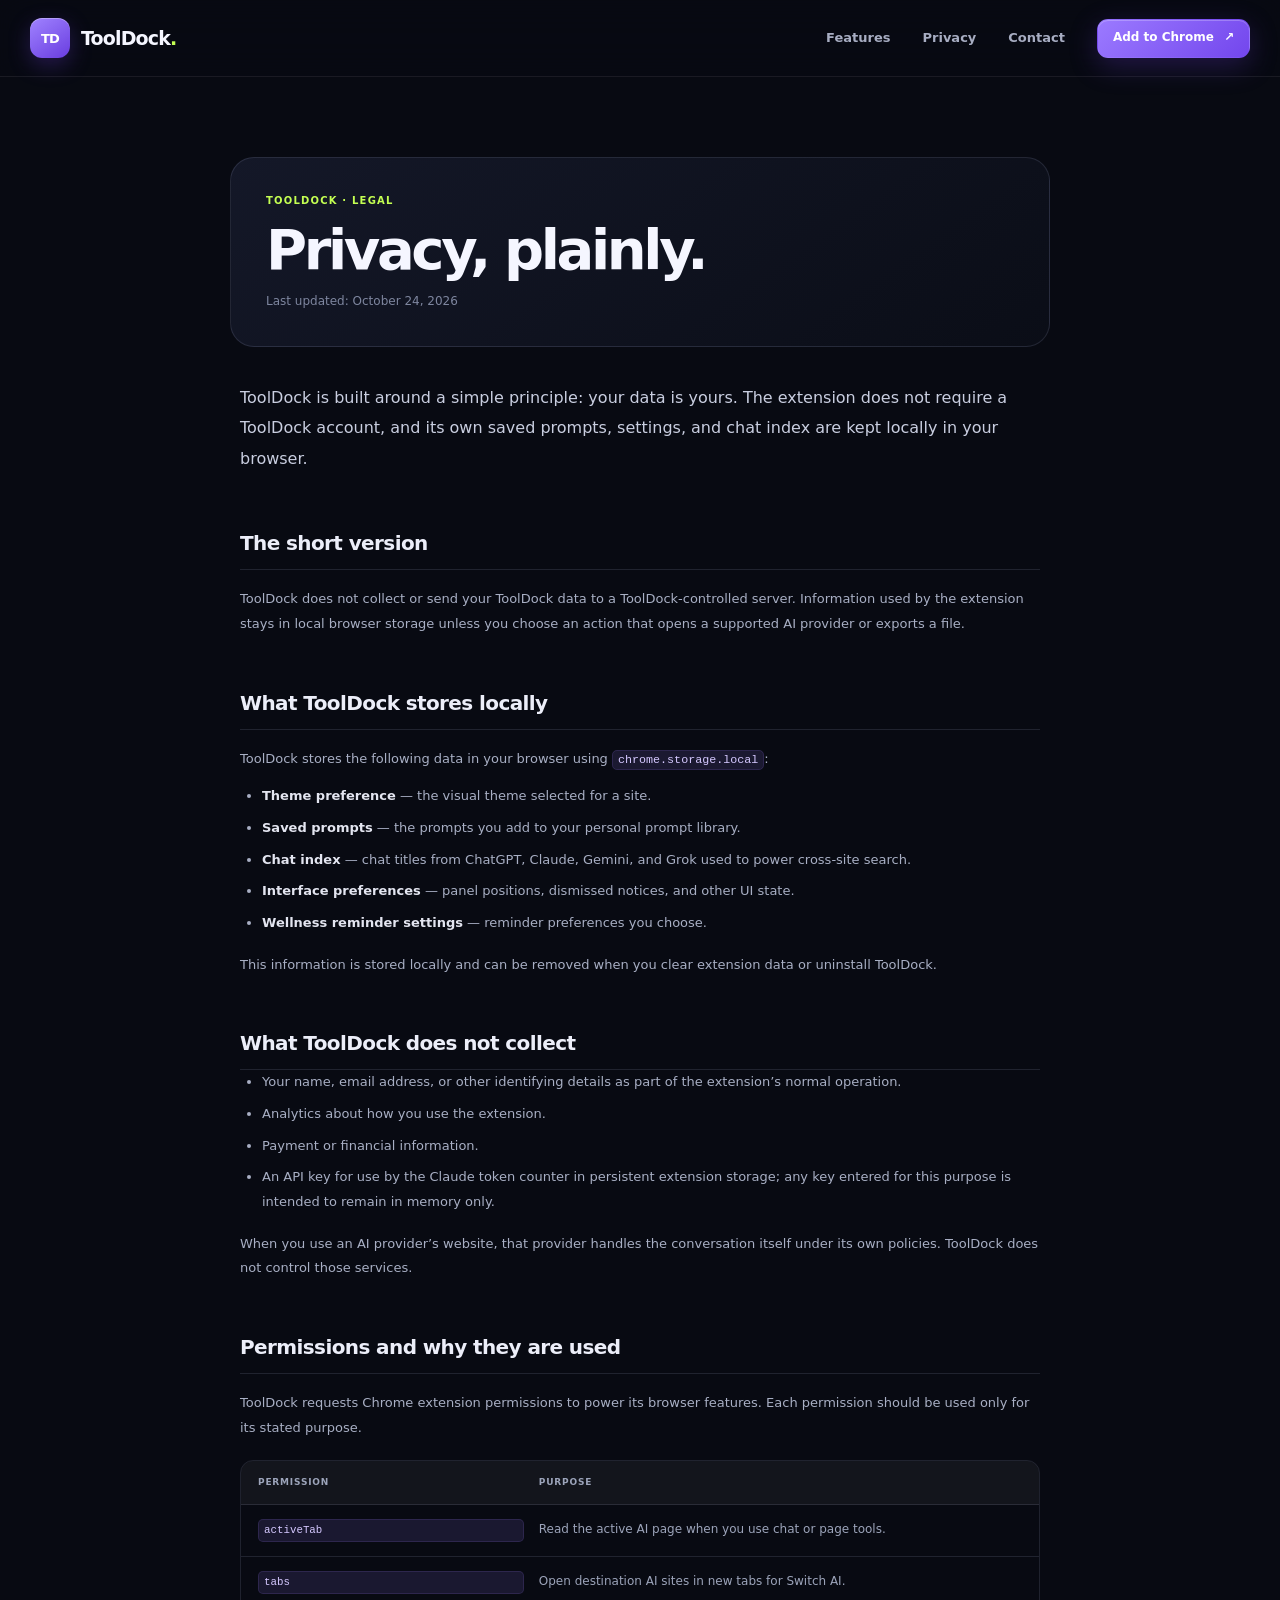
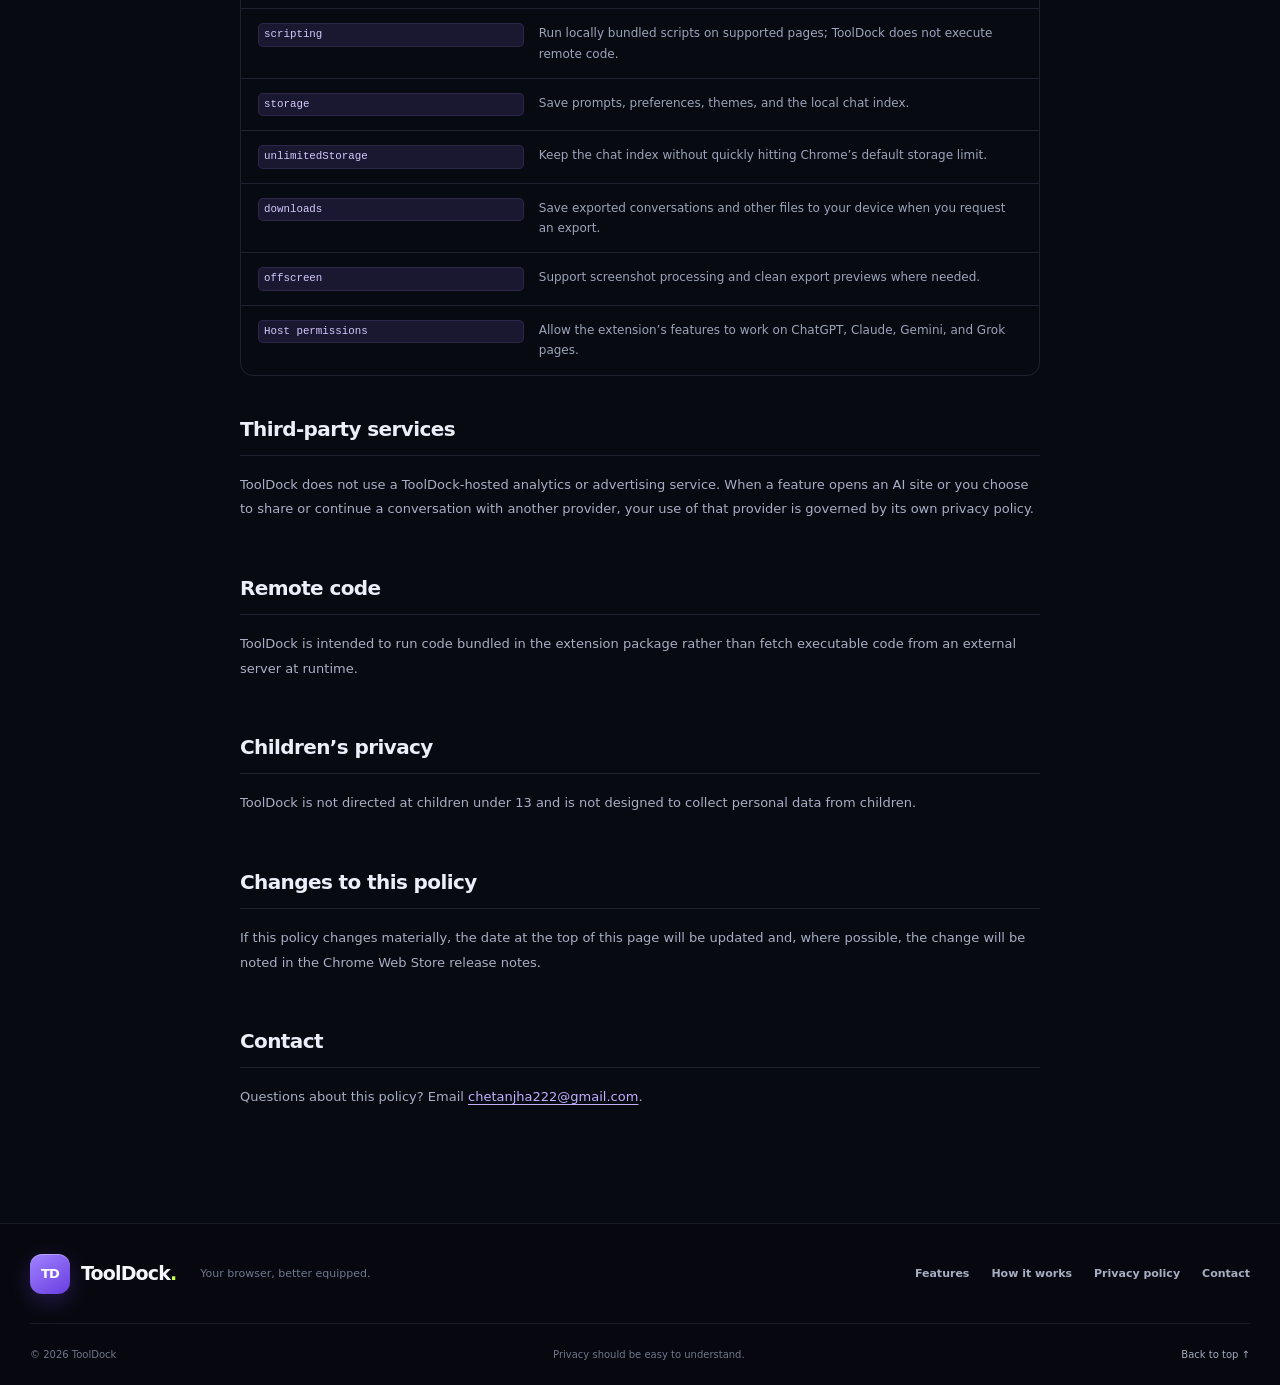
<file: privacy.html>
<!doctype html>
<html lang="en">
<head>
  <meta charset="utf-8" />
  <meta name="viewport" content="width=device-width, initial-scale=1" />
  <meta name="theme-color" content="#080a12" />
  <title>Privacy Policy — ToolDock</title>
  <meta name="description" content="How ToolDock handles local browser data, extension permissions, and privacy." />
  <link rel="icon" href="assets/favicon.svg" type="image/svg+xml" />
  <link rel="stylesheet" href="style.css" />
</head>
<body>
  <a class="skip-link" href="#main">Skip to content</a>
  <header class="site-header" id="top">
    <nav class="nav container" aria-label="Main navigation">
      <a class="brand" href="index.html" aria-label="ToolDock home"><span class="brand-mark" aria-hidden="true">TD</span><span class="brand-name">ToolDock<span class="brand-dot">.</span></span></a>
      <div class="nav-links">
        <a href="index.html#features">Features</a>
        <a href="privacy.html" aria-current="page">Privacy</a>
        <a href="mailto:chetanjha222@gmail.com">Contact</a>
        <a class="button button-small button-primary" href="https://chrome.google.com/webstore" target="_blank" rel="noopener noreferrer">Add to Chrome <span aria-hidden="true">↗</span></a>
      </div>
      <button class="menu-toggle" type="button" aria-label="Open navigation menu" aria-expanded="false" aria-controls="mobile-menu"><span></span><span></span></button>
    </nav>
    <div class="mobile-menu" id="mobile-menu" hidden>
      <a href="index.html#features">Features</a>
      <a href="privacy.html">Privacy</a>
      <a href="mailto:chetanjha222@gmail.com">Contact</a>
      <a class="button button-primary" href="https://chrome.google.com/webstore" target="_blank" rel="noopener noreferrer">Add to Chrome <span aria-hidden="true">↗</span></a>
    </div>
  </header>

  <main id="main">
    <article class="prose-page" aria-labelledby="privacy-heading">
      <header class="prose-header">
        <div class="prose-eyebrow">ToolDock · Legal</div>
        <h1 id="privacy-heading">Privacy, plainly.</h1>
        <p class="prose-meta">Last updated: <time datetime="2026-10-24">October 24, 2026</time></p>
      </header>
      <div class="prose">
        <p class="prose-lead">ToolDock is built around a simple principle: your data is yours. The extension does not require a ToolDock account, and its own saved prompts, settings, and chat index are kept locally in your browser.</p>

        <h2>The short version</h2>
        <p>ToolDock does not collect or send your ToolDock data to a ToolDock-controlled server. Information used by the extension stays in local browser storage unless you choose an action that opens a supported AI provider or exports a file.</p>

        <h2>What ToolDock stores locally</h2>
        <p>ToolDock stores the following data in your browser using <code>chrome.storage.local</code>:</p>
        <ul>
          <li><strong>Theme preference</strong> — the visual theme selected for a site.</li>
          <li><strong>Saved prompts</strong> — the prompts you add to your personal prompt library.</li>
          <li><strong>Chat index</strong> — chat titles from ChatGPT, Claude, Gemini, and Grok used to power cross-site search.</li>
          <li><strong>Interface preferences</strong> — panel positions, dismissed notices, and other UI state.</li>
          <li><strong>Wellness reminder settings</strong> — reminder preferences you choose.</li>
        </ul>
        <p>This information is stored locally and can be removed when you clear extension data or uninstall ToolDock.</p>

        <h2>What ToolDock does not collect</h2>
        <ul>
          <li>Your name, email address, or other identifying details as part of the extension’s normal operation.</li>
          <li>Analytics about how you use the extension.</li>
          <li>Payment or financial information.</li>
          <li>An API key for use by the Claude token counter in persistent extension storage; any key entered for this purpose is intended to remain in memory only.</li>
        </ul>
        <p>When you use an AI provider’s website, that provider handles the conversation itself under its own policies. ToolDock does not control those services.</p>

        <h2>Permissions and why they are used</h2>
        <p>ToolDock requests Chrome extension permissions to power its browser features. Each permission should be used only for its stated purpose.</p>
        <div class="permission-table">
          <div class="pt-row pt-head"><span>Permission</span><span>Purpose</span></div>
          <div class="pt-row"><code>activeTab</code><span>Read the active AI page when you use chat or page tools.</span></div>
          <div class="pt-row"><code>tabs</code><span>Open destination AI sites in new tabs for Switch AI.</span></div>
          <div class="pt-row"><code>scripting</code><span>Run locally bundled scripts on supported pages; ToolDock does not execute remote code.</span></div>
          <div class="pt-row"><code>storage</code><span>Save prompts, preferences, themes, and the local chat index.</span></div>
          <div class="pt-row"><code>unlimitedStorage</code><span>Keep the chat index without quickly hitting Chrome’s default storage limit.</span></div>
          <div class="pt-row"><code>downloads</code><span>Save exported conversations and other files to your device when you request an export.</span></div>
          <div class="pt-row"><code>offscreen</code><span>Support screenshot processing and clean export previews where needed.</span></div>
          <div class="pt-row"><code>Host permissions</code><span>Allow the extension’s features to work on ChatGPT, Claude, Gemini, and Grok pages.</span></div>
        </div>

        <h2>Third-party services</h2>
        <p>ToolDock does not use a ToolDock-hosted analytics or advertising service. When a feature opens an AI site or you choose to share or continue a conversation with another provider, your use of that provider is governed by its own privacy policy.</p>

        <h2>Remote code</h2>
        <p>ToolDock is intended to run code bundled in the extension package rather than fetch executable code from an external server at runtime.</p>

        <h2>Children’s privacy</h2>
        <p>ToolDock is not directed at children under 13 and is not designed to collect personal data from children.</p>

        <h2>Changes to this policy</h2>
        <p>If this policy changes materially, the date at the top of this page will be updated and, where possible, the change will be noted in the Chrome Web Store release notes.</p>

        <h2>Contact</h2>
        <p>Questions about this policy? Email <a href="mailto:chetanjha222@gmail.com">chetanjha222@gmail.com</a>.</p>
      </div>
    </article>
  </main>

  <footer class="site-footer">
    <div class="container footer-main">
      <a class="brand" href="index.html" aria-label="ToolDock home"><span class="brand-mark" aria-hidden="true">TD</span><span class="brand-name">ToolDock<span class="brand-dot">.</span></span></a>
      <p class="footer-tagline">Your browser, better equipped.</p>
      <nav class="footer-nav" aria-label="Footer navigation"><a href="index.html#features">Features</a><a href="index.html#how-it-works">How it works</a><a href="privacy.html">Privacy policy</a><a href="mailto:chetanjha222@gmail.com">Contact</a></nav>
    </div>
    <div class="container footer-bottom"><span>© <span id="year"></span> ToolDock</span><span>Privacy should be easy to understand.</span><a href="#top">Back to top ↑</a></div>
  </footer>
  <script src="main.js"></script>
</body>
</html>
</file>
<file: style.css>
/* ToolDock marketing site — responsive, local-first, dependency-free */
:root {
  color-scheme: dark;
  --bg: #080a12;
  --bg-soft: #0b0e19;
  --panel: #111522;
  --panel-raised: #171c2b;
  --line: rgba(191, 202, 235, .13);
  --line-strong: rgba(191, 202, 235, .23);
  --text: #f5f6ff;
  --muted: #a7adc2;
  --muted-2: #7e869f;
  --purple: #9b7aff;
  --purple-deep: #7548ed;
  --lime: #c4ff52;
  --cyan: #50d9ef;
  --orange: #ff9856;
  --pink: #ff6ac8;
  --radius-sm: 12px;
  --radius-md: 20px;
  --radius-lg: 28px;
  --shadow-card: 0 24px 80px rgba(0,0,0,.28);
  --container: 1220px;
  --font: Inter, ui-sans-serif, system-ui, -apple-system, BlinkMacSystemFont, "Segoe UI", sans-serif;
}

*, *::before, *::after { box-sizing: border-box; }
html { scroll-behavior: smooth; scroll-padding-top: 96px; background: var(--bg); overflow-x: clip; }
body { margin: 0; min-width: 320px; font-family: var(--font); color: var(--text); background: var(--bg); line-height: 1.6; -webkit-font-smoothing: antialiased; text-rendering: optimizeLegibility; overflow-x: hidden; }
body::selection { background: rgba(155,122,255,.35); color: #fff; }
a { color: inherit; text-decoration: none; }
button, input, textarea { font: inherit; }
button { color: inherit; }
img, svg { display: block; max-width: 100%; }
img { height: auto; }
[hidden] { display: none !important; }
:focus-visible { outline: 2px solid var(--lime); outline-offset: 4px; }
.container { width: min(var(--container), calc(100% - 48px)); margin-inline: auto; }
.section-wrap { position: relative; }
.skip-link { position: fixed; z-index: 1000; top: 10px; left: 10px; transform: translateY(-150%); padding: 10px 14px; border-radius: 9px; color: #0b0b13; background: var(--lime); font-weight: 750; }
.skip-link:focus { transform: translateY(0); }

/* Header */
.site-header { position: sticky; z-index: 100; top: 0; border-bottom: 1px solid rgba(255,255,255,.075); background: rgba(8,10,18,.78); backdrop-filter: blur(18px); -webkit-backdrop-filter: blur(18px); }
.nav { min-height: 76px; display: flex; align-items: center; justify-content: space-between; gap: 28px; }
.brand { display: inline-flex; align-items: center; gap: 11px; flex: 0 0 auto; }
.brand-mark { display: grid; place-items: center; width: 40px; height: 40px; color: #fff; border-radius: 12px; font-size: 13px; line-height: 1; font-weight: 900; letter-spacing: -.06em; background: linear-gradient(145deg, #a083ff, #693de0); box-shadow: 0 7px 22px rgba(116,72,237,.28), inset 0 1px 0 rgba(255,255,255,.3); }
.brand-name { color: var(--text); font-size: 19px; font-weight: 760; letter-spacing: -.045em; }
.brand-dot { color: var(--lime); }
.nav-links { display: flex; align-items: center; gap: clamp(18px, 2.5vw, 34px); }
.nav-links > a:not(.button), .footer-nav a { color: var(--muted); font-size: 13px; font-weight: 560; transition: color .18s ease; }
.nav-links > a:not(.button):hover, .footer-nav a:hover { color: #fff; }
.menu-toggle { display: none; width: 44px; height: 44px; flex-direction: column; align-items: center; justify-content: center; gap: 6px; border: 1px solid var(--line-strong); border-radius: 13px; background: rgba(255,255,255,.03); cursor: pointer; }
.menu-toggle span { width: 18px; height: 2px; border-radius: 99px; background: #fff; transition: transform .2s ease; }
.menu-toggle[aria-expanded="true"] span:first-child { transform: translateY(4px) rotate(45deg); }
.menu-toggle[aria-expanded="true"] span:last-child { transform: translateY(-4px) rotate(-45deg); }
.mobile-menu { display: flex; flex-direction: column; gap: 4px; padding: 4px 24px 22px; border-top: 1px solid var(--line); background: rgba(8,10,18,.98); }
.mobile-menu a:not(.button) { padding: 12px 3px; color: var(--muted); border-bottom: 1px solid var(--line); font-size: 14px; }
.mobile-menu .button { align-self: stretch; margin-top: 12px; }

/* Buttons and links */
.button { display: inline-flex; align-items: center; justify-content: center; gap: 10px; min-height: 46px; padding: 0 19px; border: 1px solid transparent; border-radius: 13px; font-size: 13px; font-weight: 730; white-space: nowrap; cursor: pointer; transition: transform .2s ease, box-shadow .2s ease, border-color .2s ease, background .2s ease; }
.button:hover { transform: translateY(-2px); }
.button svg { width: 17px; height: 17px; fill: none; stroke: currentColor; stroke-width: 1.8; stroke-linecap: round; stroke-linejoin: round; }
.button-primary { background: linear-gradient(135deg, #9b7aff, #7346ed); color: #fff; box-shadow: 0 8px 28px rgba(117,72,237,.25), inset 0 1px 0 rgba(255,255,255,.24); }
.button-primary:hover { box-shadow: 0 12px 36px rgba(117,72,237,.4), inset 0 1px 0 rgba(255,255,255,.3); }
.button-secondary { border-color: var(--line-strong); background: rgba(255,255,255,.035); color: var(--text); }
.button-secondary:hover { background: rgba(255,255,255,.075); border-color: rgba(196,255,82,.4); }
.button-light { color: #171126; background: #f8f7ff; box-shadow: 0 10px 25px rgba(0,0,0,.12); }
.button-light:hover { background: #fff; box-shadow: 0 14px 34px rgba(0,0,0,.18); }
.button-small { min-height: 39px; padding-inline: 15px; border-radius: 11px; font-size: 12px; }
.button-large { min-height: 54px; padding-inline: 21px; border-radius: 15px; font-size: 14px; }
.button-note { margin-left: -5px; color: rgba(255,255,255,.72); font-size: 12px; font-weight: 560; }
.inline-link, .text-link { display: inline-flex; align-items: center; gap: 9px; width: fit-content; color: var(--lime); font-size: 13px; font-weight: 730; transition: gap .18s ease; }
.inline-link:hover, .text-link:hover { gap: 14px; }

/* Hero */
.hero { isolation: isolate; overflow: hidden; padding: clamp(54px, 8vw, 108px) 0 35px; background: radial-gradient(ellipse at 82% 25%, rgba(83,47,158,.23), transparent 40%), radial-gradient(ellipse at 14% 4%, rgba(46,122,101,.13), transparent 32%), linear-gradient(180deg, #090b15 0%, #080a12 90%); }
.hero::before { content: ""; position: absolute; z-index: -1; width: 640px; height: 640px; top: -220px; right: -210px; border: 1px solid rgba(155,122,255,.12); border-radius: 50%; box-shadow: 0 0 0 60px rgba(155,122,255,.022), 0 0 0 120px rgba(155,122,255,.018); pointer-events: none; }
.hero-grid { display: grid; grid-template-columns: minmax(0, .88fr) minmax(0, 1.12fr); gap: clamp(38px, 5vw, 76px); align-items: center; }
.hero-copy { position: relative; z-index: 2; padding-block: 8px; }
.eyebrow { display: inline-flex; align-items: center; gap: 9px; margin-bottom: 22px; padding: 7px 11px; border: 1px solid rgba(155,122,255,.25); border-radius: 999px; color: #d5c8ff; background: rgba(105,67,209,.1); font-size: 10px; font-weight: 800; letter-spacing: .1em; text-transform: uppercase; }
.status-dot { width: 7px; height: 7px; flex: 0 0 auto; border-radius: 100%; background: var(--lime); box-shadow: 0 0 13px rgba(196,255,82,.8); }
.eyebrow-mark { color: var(--lime); }
.hero h1 { max-width: 720px; margin: 0; color: #f7f7ff; font-size: clamp(42px, 5.6vw, 70px); font-weight: 790; line-height: .99; letter-spacing: -.065em; }
.hero h1 span { color: transparent; background: linear-gradient(100deg, #c6b2ff 0%, #9871ff 43%, #c5ff57 100%); background-clip: text; -webkit-background-clip: text; }
.hero-description { max-width: 570px; margin: 24px 0 0; color: #aab1c8; font-size: clamp(14px, 1.3vw, 16px); line-height: 1.8; }
.hero-actions { display: flex; align-items: center; gap: 12px; flex-wrap: wrap; margin-top: 30px; }
.hero-footnote { display: flex; align-items: center; gap: 9px; margin-top: 19px; color: #939bb1; font-size: 11px; }
.privacy-check { display: inline-grid; place-items: center; width: 18px; height: 18px; border: 1px solid rgba(196,255,82,.35); border-radius: 50%; color: var(--lime); font-size: 11px; background: rgba(196,255,82,.08); }
.platforms { display: flex; align-items: center; flex-wrap: wrap; gap: 7px; margin-top: 29px; }
.platform-label { width: 100%; margin-bottom: 4px; color: #68718a; font-size: 10px; font-weight: 700; letter-spacing: .08em; text-transform: uppercase; }
.platform-pill { display: inline-flex; align-items: center; gap: 7px; min-height: 31px; padding: 0 10px; border: 1px solid rgba(255,255,255,.1); border-radius: 99px; color: #ccd1e1; background: rgba(255,255,255,.025); font-size: 11px; font-weight: 650; }
.provider-icon { display: grid; place-items: center; width: 17px; height: 17px; font-size: 17px; font-weight: 800; }
.provider-chatgpt { color: #40e5c2; }.provider-claude { color: #ff945b; }.provider-gemini { color: #7d8aff; }.provider-grok { color: #f6f6fa; }
.hero-visual { position: relative; min-width: 0; padding: 12px 0 25px; }
.hero-orbit { position: absolute; z-index: -1; border: 1px solid rgba(155,122,255,.22); border-radius: 50%; pointer-events: none; }
.orbit-one { width: 95%; aspect-ratio: 1; top: -33%; right: -12%; box-shadow: 0 0 0 44px rgba(155,122,255,.025); }
.orbit-two { width: 66%; aspect-ratio: 1; bottom: -20%; left: -8%; border-color: rgba(196,255,82,.18); }
.hero-image-shell { position: relative; z-index: 1; padding: 9px; border: 1px solid rgba(179,164,255,.38); border-radius: 21px; overflow: hidden; background: linear-gradient(145deg, rgba(28,31,50,.96), rgba(13,16,27,.98)); box-shadow: 0 30px 100px rgba(0,0,0,.4), 0 0 50px rgba(126,81,255,.16), inset 0 1px 0 rgba(255,255,255,.12); transform: perspective(1400px) rotateY(-3deg) rotateX(1deg); }
.window-toolbar { display: flex; align-items: center; gap: 5px; height: 32px; padding: 0 8px 7px; border-bottom: 1px solid rgba(255,255,255,.07); }
.window-dot { width: 7px; height: 7px; border-radius: 50%; }.dot-red { background:#ff6c79; }.dot-yellow { background:#ffd45c; }.dot-green { background:#59d99b; }
.window-address { display: flex; align-items: center; gap: 6px; min-width: 0; margin-left: auto; margin-right: auto; padding: 4px 12px; border: 1px solid rgba(255,255,255,.08); border-radius: 8px; color: #7f89a5; background: rgba(0,0,0,.22); font-size: 9px; }
.address-lock { color: #c8b9ff; }.toolbar-more { color: #7f89a5; font-size: 10px; }
.hero-image-shell img { width: 100%; height: auto; aspect-ratio: 2.22 / 1; object-fit: cover; border-radius: 11px; margin-top: 7px; }
.floating-card { position: absolute; z-index: 3; border: 1px solid rgba(255,255,255,.14); border-radius: 15px; background: rgba(18,21,33,.92); box-shadow: 0 17px 45px rgba(0,0,0,.38); backdrop-filter: blur(18px); -webkit-backdrop-filter: blur(18px); }
.counter-float { width: 228px; right: -25px; top: -25px; padding: 13px 14px 12px; border-color: rgba(255,152,86,.34); transform: rotate(2deg); }
.float-topline { display: flex; align-items: center; gap: 7px; color: #ced2e2; font-size: 10px; font-weight: 680; }
.claude-mini-mark { color: var(--orange); font-size: 18px; line-height: 1; }.live-label { display: inline-flex; align-items: center; gap: 4px; margin-left: auto; color: #b8f986; font-size: 7px; font-weight: 850; letter-spacing: .09em; }.live-label i { width: 5px; height: 5px; border-radius: 100%; background: #b7f76a; box-shadow: 0 0 7px #a6f45e; }
.counter-numbers { display: flex; gap: 5px; align-items: baseline; margin: 12px 0 7px; }.counter-numbers strong { font-size: 22px; letter-spacing: -.04em; }.counter-numbers span { color: #7e879f; font-size: 9px; }
.progress-track { height: 5px; overflow: hidden; border-radius: 100px; background: #34394a; }.progress-track span { display: block; height: 100%; border-radius: inherit; background: linear-gradient(90deg, #ff9b5a, #ffcf87); }
.float-foot { display: flex; justify-content: space-between; gap: 8px; margin-top: 7px; color: #929ab0; font-size: 8px; }
.privacy-float { left: -22px; bottom: 0; display: flex; align-items: center; gap: 10px; padding: 10px 13px; border-color: rgba(196,255,82,.23); transform: rotate(-2deg); }
.privacy-float-icon { display: grid; place-items: center; width: 28px; height: 28px; border-radius: 9px; color: #caff6d; background: rgba(196,255,82,.11); font-size: 15px; font-weight: 800; }.privacy-float strong,.privacy-float small { display: block; }.privacy-float strong { font-size: 10px; }.privacy-float small { color: #929ab0; font-size: 8px; }
.visual-caption { display: flex; align-items: center; justify-content: flex-end; gap: 8px; margin: 13px 8px 0; color: #7e86a1; font-size: 10px; }.caption-sparkle { color: var(--purple); }
.hero-bottom { display: flex; align-items: center; gap: 20px; padding-top: 42px; }.hero-bottom-rule { height: 1px; width: 50px; flex: 0 0 auto; background: linear-gradient(90deg, var(--purple), transparent); }.hero-bottom-copy { display: flex; flex-wrap: wrap; align-items: baseline; gap: 13px; color: #737b91; font-size: 11px; }.micro-label { color: #c8cadd; font-size: 10px; font-weight: 800; letter-spacing: .12em; text-transform: uppercase; }.hero-bottom .text-link { margin-left: auto; font-size: 11px; }

/* Platform strip */
.platform-band { border-top: 1px solid rgba(255,255,255,.06); border-bottom: 1px solid rgba(255,255,255,.07); background: rgba(255,255,255,.016); }
.platform-band-inner { min-height: 84px; display: flex; align-items: center; justify-content: space-between; gap: 22px; }
.platform-band-label { color: #707990; font-size: 10px; font-weight: 780; letter-spacing: .12em; text-transform: uppercase; }
.platform-wordmark { display: inline-flex; align-items: center; gap: 9px; color: #d2d6e4; font-size: 13px; font-weight: 690; }
.brand-symbol { font-size: 25px; line-height: 1; }.symbol-chatgpt { color: #37dfbf; }.symbol-claude { color: #ff8951; }.symbol-gemini { color: #7892ff; }.symbol-grok { color: #fff; }

/* Feature grid */
.features { padding-block: clamp(78px, 10vw, 132px); overflow: hidden; background: radial-gradient(ellipse at 87% 12%, rgba(117,72,237,.08), transparent 35%); }
.section-heading-row { display: flex; justify-content: space-between; align-items: end; gap: 40px; margin-bottom: 46px; }
.section-heading-row h2, .workflow-copy h2, .privacy-copy h2, .faq-heading h2 { margin: 0; color: var(--text); font-size: clamp(35px, 4.5vw, 55px); line-height: 1.04; letter-spacing: -.06em; font-weight: 780; }
.section-heading-row h2 span, .workflow-copy h2 span, .privacy-copy h2 span, .faq-heading h2 span { color: #a995ff; }
.section-intro { max-width: 350px; margin: 0 0 4px; color: var(--muted); font-size: 14px; line-height: 1.8; }
.feature-grid { display: grid; grid-template-columns: repeat(12, minmax(0, 1fr)); gap: 16px; }
.feature-card { position: relative; isolation: isolate; min-width: 0; min-height: 410px; display: flex; flex-direction: column; padding: 25px; overflow: hidden; border: 1px solid rgba(182,193,228,.14); border-radius: 23px; background: linear-gradient(145deg, rgba(21,25,42,.94), rgba(13,16,27,.98)); box-shadow: 0 17px 45px rgba(0,0,0,.12); transition: transform .25s ease, border-color .25s ease, box-shadow .25s ease; }
.feature-card:hover { transform: translateY(-4px); border-color: rgba(155,122,255,.38); box-shadow: 0 25px 55px rgba(0,0,0,.26); }
.feature-card-chat, .feature-card-counter { grid-column: span 6; }
.feature-card-theme, .feature-card-editor { grid-column: span 6; }
.feature-card-prompts, .feature-card-wellness { grid-column: span 6; }
.feature-card-copy { position: relative; z-index: 2; }.feature-kicker { display: flex; align-items: center; gap: 8px; margin-bottom: 12px; color: #aaaec4; font-size: 9px; font-weight: 800; letter-spacing: .12em; text-transform: uppercase; }.feature-number { color: var(--lime); }
.feature-card h3 { max-width: 420px; margin: 0; color: #f2f2fb; font-size: clamp(21px, 2.1vw, 28px); line-height: 1.12; letter-spacing: -.045em; }.feature-card p { max-width: 450px; margin: 11px 0 0; color: #a4abc0; font-size: 12px; line-height: 1.75; }
.mini-tag-row { display: flex; flex-wrap: wrap; gap: 6px; margin-top: 15px; }.mini-tag-row span { display: inline-flex; align-items: center; min-height: 23px; padding: 0 8px; border: 1px solid rgba(255,255,255,.1); border-radius: 999px; color: #bfc5d9; background: rgba(255,255,255,.03); font-size: 9px; font-weight: 650; }
.feature-image { position: relative; z-index: 1; margin-top: auto; padding-top: 24px; min-width: 0; }.feature-image img { width: 100%; max-width: 100%; height: 185px; object-fit: cover; object-position: top center; border: 1px solid rgba(255,255,255,.12); border-radius: 12px; background: #0a0b12; box-shadow: 0 18px 28px rgba(0,0,0,.25); }
.image-manage img { object-position: top center; }.image-counter img { height: 163px; object-position: center; }.image-theme { height: 235px; display: flex; justify-content: center; align-items: end; padding-top: 18px; overflow: hidden; }.image-theme img { width: 45%; min-width: 140px; height: auto; max-height: 228px; object-fit: cover; object-position: top; border-radius: 10px 10px 0 0; }.image-editor img { height: 190px; object-position: center 22%; }.image-wellness img { width: 43%; min-width: 150px; height: auto; max-height: 245px; object-fit: cover; object-position: top; margin-inline: auto; }
.feature-card-theme, .feature-card-wellness { min-height: 450px; }.feature-card-theme .feature-card-copy, .feature-card-wellness .feature-card-copy { max-width: 95%; }
.card-glow { position: absolute; z-index: -1; width: 270px; height: 220px; filter: blur(75px); opacity: .15; border-radius: 50%; pointer-events: none; }.glow-purple { top: 40%; right: -100px; background: #8353ff; }.glow-orange { top: 45%; right: -100px; background: #ff8e51; }.glow-pink { right: -80px; bottom: -100px; background: #f75bbb; }.glow-cyan { left: 35%; bottom: -150px; background: #45dcf1; }.glow-violet { right: -75px; bottom: 0; background: #8353ff; }.glow-lime { right: -90px; bottom: -90px; background: #bcff53; }
.prompt-demo { display: flex; align-items: center; gap: 10px; width: min(100%, 310px); margin-top: 20px; padding: 10px 11px; border: 1px solid rgba(255,255,255,.1); border-radius: 10px; color: #828aa2; background: rgba(0,0,0,.2); font-size: 10px; }.prompt-slash { display: grid; place-items: center; width: 23px; height: 23px; border-radius: 7px; color: var(--lime); background: rgba(196,255,82,.1); font-weight: 850; }.prompt-demo kbd { margin-left: auto; padding: 1px 6px; border: 1px solid rgba(255,255,255,.16); border-radius: 5px; color: #cbd0df; font-size: 9px; }
.feature-visual-mock { margin-top: 25px; }.prompt-stack { padding: 12px; border: 1px solid rgba(155,122,255,.22); border-radius: 14px; background: linear-gradient(140deg, rgba(31,26,57,.82), rgba(10,14,23,.97)); box-shadow: 0 17px 40px rgba(0,0,0,.25); }.mock-window-top { display: flex; align-items: center; gap: 4px; padding-bottom: 11px; border-bottom: 1px solid rgba(255,255,255,.08); }.mock-window-top > span { width: 6px; height: 6px; border-radius: 50%; background: #8a6aff; }.mock-window-top > span:first-child { background: #ff7c80; }.mock-window-top > span:nth-child(2) { background: #ffd064; }.mock-window-top small { margin-left: 8px; color: #b6bbcd; font-size: 9px; }.prompt-row { display: flex; align-items: center; gap: 9px; padding: 10px 8px; border-bottom: 1px solid rgba(255,255,255,.055); }.prompt-row:last-of-type { border-bottom: none; }.prompt-row-icon { display: grid; place-items: center; width: 27px; height: 27px; flex: 0 0 auto; border-radius: 8px; color: #d5c4ff; background: rgba(143,104,255,.2); font-size: 15px; }.prompt-row-icon.prompt-row-blue { color: #66deeb; background: rgba(80,217,239,.12); }.prompt-row-icon.prompt-row-orange { color: #ffb26d; background: rgba(255,152,86,.13); }.prompt-row b, .prompt-row small { display: block; }.prompt-row b { color: #e9eaf5; font-size: 10px; }.prompt-row small { margin-top: 1px; color: #778099; font-size: 8px; }.row-arrow { margin-left: auto; color: #ac99ff; }.prompt-row.active { background: rgba(155,122,255,.08); border-radius: 8px; }.mock-footer { display: flex; align-items: center; gap: 8px; margin-top: 7px; color: #8790aa; font-size: 9px; }.mock-key { display: grid; place-items: center; width: 19px; height: 19px; border: 1px solid rgba(255,255,255,.12); border-radius: 6px; color: #d7ccff; }

/* Workflow showcase */
.workflow-section { padding-block: clamp(80px, 10vw, 128px); border-block: 1px solid rgba(255,255,255,.07); background: linear-gradient(180deg, #0a0c16, #0b0d18); overflow: hidden; }
.workflow-layout { display: grid; grid-template-columns: minmax(0, .78fr) minmax(0, 1.22fr); align-items: center; gap: clamp(40px, 7vw, 95px); }
.workflow-copy > p { max-width: 440px; margin: 20px 0 27px; color: var(--muted); font-size: 14px; line-height: 1.8; }.workflow-copy .button { margin-top: 23px; }
.workflow-steps { display: flex; flex-direction: column; gap: 18px; }.workflow-step { display: flex; align-items: flex-start; gap: 13px; }.step-index { display: grid; place-items: center; width: 28px; height: 28px; flex: 0 0 auto; border: 1px solid rgba(155,122,255,.35); border-radius: 9px; color: #c9baff; background: rgba(155,122,255,.09); font-size: 10px; font-weight: 800; }.workflow-step h3 { margin: 0; color: #eff0fa; font-size: 13px; }.workflow-step p { margin: 2px 0 0; color: #8991a9; font-size: 11px; line-height: 1.7; }
.workflow-visual { position: relative; padding: 20px; border: 1px solid rgba(155,122,255,.25); border-radius: 28px; background: linear-gradient(145deg, rgba(25,29,49,.9), rgba(10,13,24,.98)); box-shadow: 0 30px 100px rgba(0,0,0,.35), 0 0 70px rgba(117,72,237,.1); }.workflow-visual::before { content: ""; position: absolute; z-index: -1; inset: -60px 5% 5%; border-radius: 50%; background: rgba(117,72,237,.18); filter: blur(70px); }.workflow-image-frame { overflow: hidden; border: 1px solid rgba(255,255,255,.1); border-radius: 15px; background: #05070c; }.workflow-image-frame img { width: 100%; height: auto; }.workflow-note { position: absolute; display: flex; align-items: center; gap: 10px; padding: 11px 14px; border: 1px solid rgba(255,255,255,.13); border-radius: 13px; background: rgba(14,17,28,.95); box-shadow: var(--shadow-card); }.workflow-note strong,.workflow-note small { display: block; }.workflow-note strong { color: #e9eaf5; font-size: 10px; }.workflow-note small { margin-top: 2px; color: #8790a8; font-size: 8px; }.note-top { top: -24px; right: 25px; }.note-bottom { bottom: -21px; left: 35px; }.note-icon { display: grid; place-items: center; width: 27px; height: 27px; border-radius: 8px; font-size: 14px; font-weight: 900; }.note-icon-green { color: var(--lime); background: rgba(196,255,82,.1); }.note-icon-purple { color: #c0acff; background: rgba(155,122,255,.14); }

/* Privacy */
.privacy-section { padding-block: clamp(84px, 10vw, 136px); overflow: hidden; background: radial-gradient(ellipse at 15% 40%, rgba(70,172,143,.1), transparent 35%), #080a12; }
.privacy-layout { display: grid; grid-template-columns: .92fr 1.08fr; align-items: center; gap: clamp(50px, 8vw, 115px); }
.privacy-art { position: relative; min-height: 360px; display: grid; place-items: center; }.privacy-orbit { position: absolute; width: 320px; height: 320px; border: 1px solid rgba(196,255,82,.18); border-radius: 50%; }.privacy-orbit-a { transform: rotateX(63deg) rotateZ(28deg); box-shadow: 0 0 0 40px rgba(196,255,82,.025), 0 0 0 80px rgba(196,255,82,.018); }.privacy-orbit-b { width: 240px; height: 240px; border-color: rgba(155,122,255,.3); transform: rotateX(66deg) rotateZ(-32deg); }.privacy-shield { position: relative; z-index: 2; display: grid; place-items: center; width: 126px; height: 126px; border: 1px solid rgba(196,255,82,.35); border-radius: 35px; color: var(--lime); background: linear-gradient(145deg, rgba(196,255,82,.12), rgba(12,21,25,.9)); box-shadow: 0 0 70px rgba(196,255,82,.12), inset 0 1px 0 rgba(255,255,255,.09); transform: rotate(-8deg); }.privacy-shield svg { width: 66px; height: 66px; }
.privacy-chip { position: absolute; display: inline-flex; align-items: center; gap: 8px; padding: 9px 13px; border: 1px solid rgba(255,255,255,.11); border-radius: 12px; color: #cfd3e1; background: rgba(20,25,37,.93); box-shadow: 0 16px 35px rgba(0,0,0,.25); font-size: 10px; font-weight: 650; }.chip-check { color: var(--lime); font-weight: 900; }.chip-a { top: 38px; left: 6%; transform: rotate(-4deg); }.chip-b { top: 45%; right: -2%; transform: rotate(3deg); }.chip-c { bottom: 45px; left: 4%; transform: rotate(-2deg); }
.privacy-copy > p { max-width: 540px; margin: 20px 0 23px; color: var(--muted); font-size: 14px; line-height: 1.85; }.privacy-points { display: flex; flex-direction: column; gap: 12px; margin: 0 0 25px; padding: 0; list-style: none; }.privacy-points li { display: flex; align-items: center; gap: 10px; color: #c9cde0; font-size: 12px; }.privacy-points li span { display: grid; place-items: center; width: 20px; height: 20px; border-radius: 7px; color: var(--lime); background: rgba(196,255,82,.1); font-size: 10px; font-weight: 900; }

/* FAQ */
.faq-section { padding-block: clamp(75px, 9vw, 118px); border-top: 1px solid rgba(255,255,255,.07); background: #0a0c15; }
.faq-layout { display: grid; grid-template-columns: .65fr 1.35fr; gap: clamp(40px, 8vw, 120px); align-items: start; }.faq-heading > p { max-width: 260px; margin: 17px 0 0; color: var(--muted); font-size: 13px; line-height: 1.8; }
.faq-list { border-top: 1px solid var(--line-strong); }.faq-item { border-bottom: 1px solid var(--line-strong); }.faq-item summary { display: flex; align-items: center; justify-content: space-between; gap: 20px; padding: 21px 0; color: #e4e6f2; font-size: 14px; font-weight: 650; cursor: pointer; list-style: none; }.faq-item summary::-webkit-details-marker { display: none; }.faq-plus { position: relative; width: 20px; height: 20px; flex: 0 0 auto; border: 1px solid rgba(155,122,255,.32); border-radius: 7px; }.faq-plus::before,.faq-plus::after { content: ""; position: absolute; left: 5px; right: 5px; top: 8px; height: 1.5px; border-radius: 2px; background: #c1aaff; }.faq-plus::after { transform: rotate(90deg); transition: transform .2s ease; }.faq-item[open] .faq-plus::after { transform: rotate(0); }.faq-item p { max-width: 680px; margin: -4px 35px 21px 0; color: #9ca4ba; font-size: 12px; line-height: 1.85; }

/* Final call to action and footer */
.closing-cta { padding-block: 25px clamp(70px, 9vw, 118px); }.closing-card { position: relative; isolation: isolate; min-height: 280px; display: flex; align-items: center; padding: clamp(32px, 6vw, 74px); overflow: hidden; border-radius: 30px; color: #181327; background: radial-gradient(circle at 75% 20%, rgba(255,255,255,.5), transparent 20%), linear-gradient(115deg, #b7a3ff 0%, #d7ccff 48%, #d4fb95 100%); box-shadow: 0 25px 90px rgba(0,0,0,.25); }.closing-copy { position: relative; z-index: 2; max-width: 580px; }.eyebrow-dark { color: #3b2c67; background: rgba(255,255,255,.3); border-color: rgba(63,42,123,.13); }.eyebrow-dark .status-dot { background: #6642d9; box-shadow: none; }.closing-copy h2 { margin: 0; color: #151124; font-size: clamp(36px, 5vw, 57px); font-weight: 820; letter-spacing: -.065em; line-height: .99; }.closing-copy p { margin: 15px 0 23px; color: #443960; font-size: 14px; }.closing-spark { position: absolute; z-index: -1; color: rgba(86,61,161,.18); font-weight: 300; }.closing-spark-one { top: -66px; right: 22%; font-size: 260px; }.closing-spark-two { bottom: -95px; right: 9%; color: rgba(80,111,29,.15); font-size: 300px; }.closing-mark { position: absolute; right: 11%; display: grid; place-items: center; width: 166px; height: 166px; border-radius: 44px; color: rgba(47,33,94,.9); background: rgba(255,255,255,.32); border: 1px solid rgba(79,53,141,.17); transform: rotate(9deg); }.closing-mark span { font-size: 53px; font-weight: 900; letter-spacing: -.08em; }.closing-mark i { position: absolute; width: 7px; height: 7px; top: 23px; right: 28px; border-radius: 50%; background: #6545cf; }.closing-mark i:nth-of-type(2) { top: auto; right: auto; bottom: 24px; left: 27px; background: #78b932; }.closing-mark i:nth-of-type(3) { top: 45px; bottom: auto; left: 29px; right: auto; background: #bba6ff; }
.site-footer { border-top: 1px solid rgba(255,255,255,.07); background: #07080f; }.footer-main { min-height: 100px; display: flex; align-items: center; gap: 24px; border-bottom: 1px solid rgba(255,255,255,.07); }.footer-tagline { margin: 0; color: #707991; font-size: 11px; }.footer-nav { display: flex; flex-wrap: wrap; gap: 22px; margin-left: auto; }.footer-nav a { font-size: 11px; }.footer-bottom { display: flex; align-items: center; justify-content: space-between; gap: 20px; min-height: 61px; color: #70778b; font-size: 10px; }.footer-bottom a { color: #a4abc0; }.footer-bottom a:hover { color: var(--lime); }

/* Privacy page shared presentation */
.prose-page { width: min(820px, calc(100% - 48px)); margin: 0 auto; padding: 80px 0 100px; }.prose-header { padding: 35px; border: 1px solid var(--line); border-radius: 24px; background: linear-gradient(145deg, rgba(21,25,42,.95), rgba(11,14,24,.95)); }.prose-eyebrow { color: var(--lime); font-size: 10px; font-weight: 800; letter-spacing: .12em; text-transform: uppercase; }.prose-header h1 { margin: 12px 0; font-size: clamp(38px, 6vw, 56px); letter-spacing: -.06em; line-height: 1.05; }.prose-meta { margin: 0; color: var(--muted-2); font-size: 12px; }.prose { display: flex; flex-direction: column; gap: 0; padding: 20px 10px 0; }.prose > * + * { margin-top: 17px; }.prose h2 { margin-top: 37px; margin-bottom: 0; padding-bottom: 10px; border-bottom: 1px solid var(--line); color: #eceef9; font-size: 20px; letter-spacing: -.03em; }.prose-lead { color: #c9cee0 !important; font-size: 16px !important; }.prose p,.prose ul li { color: #a8afc4; font-size: 13px; line-height: 1.9; }.prose ul { display: flex; flex-direction: column; gap: 7px; margin: 0; padding-left: 22px; }.prose strong { color: #e3e5f0; }.prose code { color: #d5c8ff; background: rgba(155,122,255,.13); border: 1px solid rgba(155,122,255,.14); border-radius: 5px; padding: 2px 5px; font-size: .9em; }.prose a { color: #c2afff; text-decoration: underline; text-underline-offset: 3px; }.permission-table { overflow: hidden; border: 1px solid var(--line); border-radius: 13px; margin-top: 6px; }.pt-row { display: grid; grid-template-columns: minmax(150px, .55fr) 1fr; gap: 15px; padding: 14px 17px; align-items: start; border-bottom: 1px solid var(--line); font-size: 12px; }.pt-row:last-child { border-bottom: 0; }.pt-head { color: #dce0f1; background: rgba(255,255,255,.045); font-size: 9px; font-weight: 800; letter-spacing: .09em; text-transform: uppercase; }.pt-row code { overflow-wrap: anywhere; }.pt-row span { color: #9ca4ba; line-height: 1.7; }

/* Responsive */
@media (min-width: 1450px) { .hero { padding-top: 112px; } }
@media (max-width: 1080px) {
  :root { --container: 960px; }
  .hero-grid { grid-template-columns: minmax(0, .9fr) minmax(0, 1.1fr); gap: 30px; }
  .hero h1 { font-size: clamp(40px, 5.3vw, 59px); }
  .counter-float { right: -12px; width: 205px; }
  .feature-card { padding: 21px; }
  .workflow-layout { gap: 45px; }
  .closing-mark { right: 7%; width: 130px; height: 130px; border-radius: 36px; }.closing-mark span { font-size: 42px; }
}
@media (max-width: 760px) {
  .nav-links { display: none; }
  .menu-toggle { display: flex; }
}
@media (max-width: 820px) {
  .container { width: min(100% - 36px, var(--container)); }
  .nav { min-height: 68px; }.nav-links { gap: 17px; }.nav-links > a:not(.button) { font-size: 12px; }.nav-links .button { font-size: 11px; padding-inline: 12px; }
  .hero { padding-top: 62px; }.hero-grid { grid-template-columns: 1fr; gap: 52px; }.hero-copy { max-width: 670px; }.hero h1 { font-size: clamp(45px, 9vw, 73px); }.hero-description { max-width: 640px; }.hero-visual { width: min(100%, 750px); margin-inline: auto; }.hero-image-shell { transform: none; }.counter-float { right: -5px; }.privacy-float { left: -4px; }.hero-bottom { padding-top: 35px; }
  .platform-band-inner { justify-content: center; flex-wrap: wrap; gap: 15px 26px; padding-block: 20px; }.platform-band-label { width: 100%; text-align: center; }
  .section-heading-row { align-items: start; flex-direction: column; gap: 17px; margin-bottom: 33px; }.section-intro { max-width: 580px; }
  .feature-card-chat,.feature-card-counter,.feature-card-theme,.feature-card-editor,.feature-card-prompts,.feature-card-wellness { grid-column: span 6; }
  .feature-card { min-height: 400px; }.feature-card h3 { font-size: 23px; }
  .workflow-layout { grid-template-columns: 1fr; gap: 54px; }.workflow-copy { max-width: 680px; }.workflow-visual { width: min(100%, 760px); margin-inline: auto; }
  .privacy-layout { grid-template-columns: 1fr; gap: 30px; }.privacy-art { min-height: 310px; }.privacy-copy { max-width: 700px; }
  .faq-layout { grid-template-columns: 1fr; gap: 38px; }.faq-heading > p { max-width: 480px; }
  .footer-main { flex-wrap: wrap; padding-block: 24px; }.footer-nav { width: 100%; margin-left: 0; }.footer-bottom { flex-wrap: wrap; padding-block: 17px; }
}
@media (max-width: 620px) {
  .container { width: calc(100% - 32px); }
  .nav { min-height: 66px; }.nav-links { display: none; }.menu-toggle { display: flex; }
  .hero { padding-top: 49px; }.eyebrow { margin-bottom: 18px; font-size: 9px; }.hero h1 { font-size: clamp(43px, 12vw, 62px); }.hero-description { font-size: 13px; line-height: 1.8; }.hero-actions { align-items: stretch; flex-direction: column; }.hero-actions .button { width: 100%; }.hero-footnote { align-items: flex-start; font-size: 10px; line-height: 1.7; }.platforms { gap: 6px; }.platform-pill { font-size: 10px; padding-inline: 8px; }.hero-visual { margin-top: 3px; padding: 15px 0 28px; }.hero-image-shell { padding: 6px; border-radius: 15px; }.window-toolbar { height: 27px; }.window-address { max-width: 70%; overflow: hidden; white-space: nowrap; text-overflow: ellipsis; }.hero-image-shell img { border-radius: 8px; }.counter-float { top: -25px; right: -3px; width: 160px; padding: 9px; border-radius: 12px; }.float-topline { font-size: 8px; }.counter-numbers { margin: 7px 0 5px; }.counter-numbers strong { font-size: 17px; }.counter-numbers span,.float-foot { font-size: 7px; }.privacy-float { bottom: 0; padding: 8px 10px; }.privacy-float-icon { width: 24px; height: 24px; }.privacy-float strong { font-size: 9px; }.privacy-float small { font-size: 7px; }.visual-caption { font-size: 9px; }.hero-bottom { align-items: flex-start; gap: 10px; padding-top: 24px; }.hero-bottom-rule { width: 18px; margin-top: 8px; }.hero-bottom-copy { flex-direction: column; gap: 2px; font-size: 10px; }.hero-bottom .text-link { flex: 0 0 auto; font-size: 10px; }
  .platform-band-inner { gap: 15px 18px; }.platform-wordmark { font-size: 12px; }.brand-symbol { font-size: 21px; }
  .features { padding-block: 70px; }.section-heading-row h2,.workflow-copy h2,.privacy-copy h2,.faq-heading h2 { font-size: clamp(33px, 9vw, 45px); }.section-intro { font-size: 13px; }.feature-grid { grid-template-columns: minmax(0,1fr); gap: 13px; }.feature-card-chat,.feature-card-counter,.feature-card-theme,.feature-card-editor,.feature-card-prompts,.feature-card-wellness { grid-column: auto; }.feature-card { min-height: 0; padding: 22px; }.feature-card h3 { font-size: 25px; }.feature-card p { font-size: 12px; }.feature-image { padding-top: 23px; }.feature-image img { height: 190px; }.image-counter img { height: 150px; }.image-theme { height: 235px; }.image-editor img { height: 180px; }.image-wellness img { max-height: 260px; }.prompt-stack { margin-top: 24px; }
  .workflow-section { padding-block: 75px; }.workflow-visual { padding: 10px; border-radius: 18px; }.workflow-note { padding: 8px 10px; gap: 7px; }.note-top { top: -19px; right: 10px; }.note-bottom { bottom: -20px; left: 12px; }.workflow-note strong { font-size: 8px; }.workflow-note small { font-size: 7px; }.note-icon { width: 23px; height: 23px; }
  .privacy-section { padding-block: 72px; }.privacy-art { min-height: 270px; }.privacy-orbit { width: 250px; height: 250px; }.privacy-orbit-b { width: 190px; height: 190px; }.privacy-shield { width: 95px; height: 95px; border-radius: 28px; }.privacy-shield svg { width: 50px; height: 50px; }.privacy-chip { padding: 7px 9px; font-size: 9px; }.chip-a { top: 22px; left: 0; }.chip-b { right: -2px; top: 44%; }.chip-c { bottom: 22px; left: 2%; }.privacy-copy > p { font-size: 13px; }
  .faq-section { padding-block: 70px; }.faq-item summary { padding-block: 18px; font-size: 12px; }.faq-item p { font-size: 11px; }
  .closing-cta { padding-block: 14px 70px; }.closing-card { min-height: auto; padding: 32px 24px; border-radius: 23px; }.closing-copy h2 { font-size: clamp(34px, 9vw, 46px); }.closing-copy p { max-width: 255px; font-size: 12px; }.closing-copy .button { width: 100%; white-space: normal; }.closing-mark { right: -26px; top: -20px; opacity: .42; width: 100px; height: 100px; border-radius: 28px; }.closing-mark span { font-size: 34px; }.closing-spark-one { right: -22%; font-size: 180px; }.closing-spark-two { right: -10%; font-size: 180px; }
  .footer-main { align-items: flex-start; gap: 12px; flex-direction: column; }.footer-tagline { margin-top: -3px; }.footer-nav { gap: 14px 19px; }.footer-bottom { display: grid; grid-template-columns: 1fr auto; gap: 8px; font-size: 9px; }.footer-bottom span:nth-child(2) { grid-column: 1 / -1; grid-row: 2; }.footer-bottom a { grid-column: 2; grid-row: 1; }
  .prose-page { width: calc(100% - 32px); padding: 45px 0 70px; }.prose-header { padding: 25px 22px; border-radius: 19px; }.prose-header h1 { font-size: 39px; }.prose { padding-inline: 2px; }.prose h2 { font-size: 18px; }.prose p,.prose ul li { font-size: 12px; }.pt-row { grid-template-columns: 1fr; gap: 5px; padding: 12px; }
}
@media (max-width: 380px) {
  .hero h1 { font-size: 41px; }.counter-float { width: 145px; right: -1px; }.counter-numbers strong { font-size: 15px; }.privacy-float { left: -1px; }.hero-bottom-copy { max-width: 190px; }.platform-band-inner { gap: 12px; }.platform-wordmark { font-size: 11px; }
}
@media (prefers-reduced-motion: reduce) {
  html { scroll-behavior: auto; }
  *, *::before, *::after { transition-duration: .01ms !important; animation-duration: .01ms !important; animation-iteration-count: 1 !important; }
}
</file>
